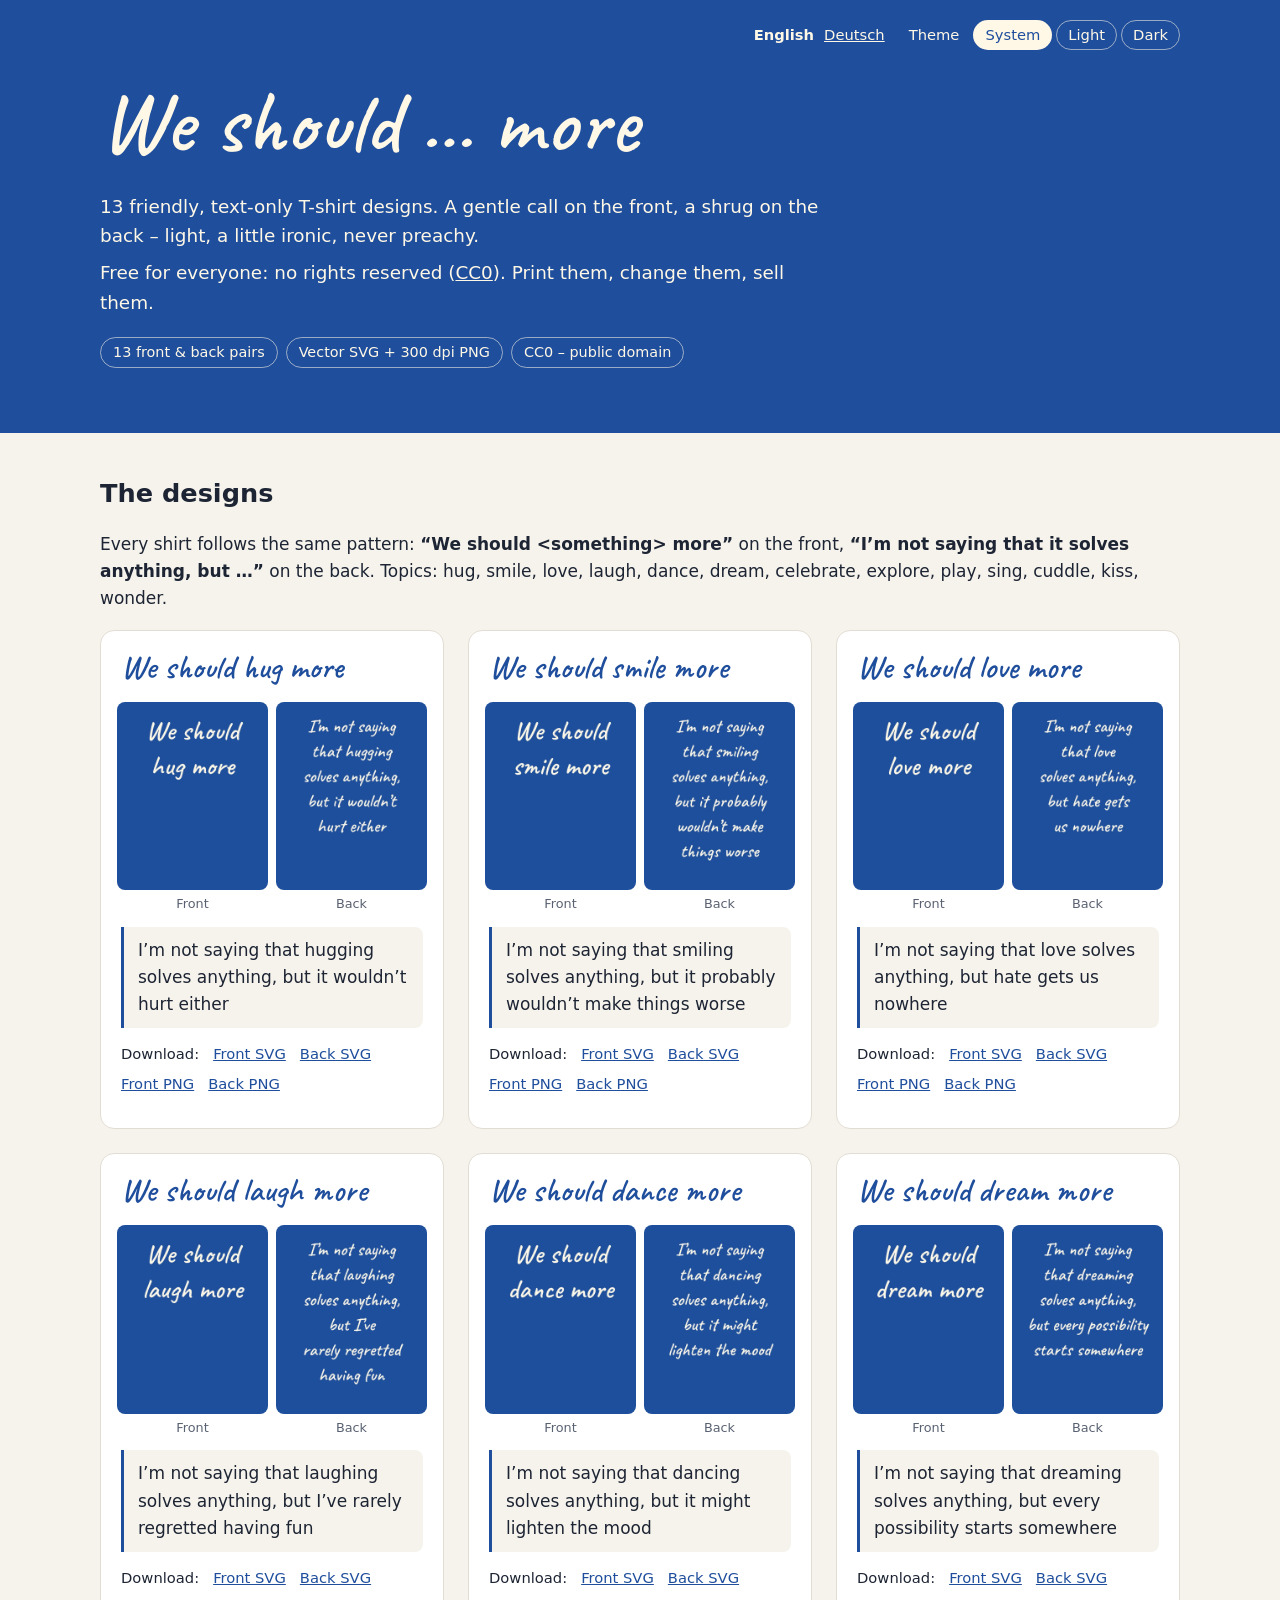
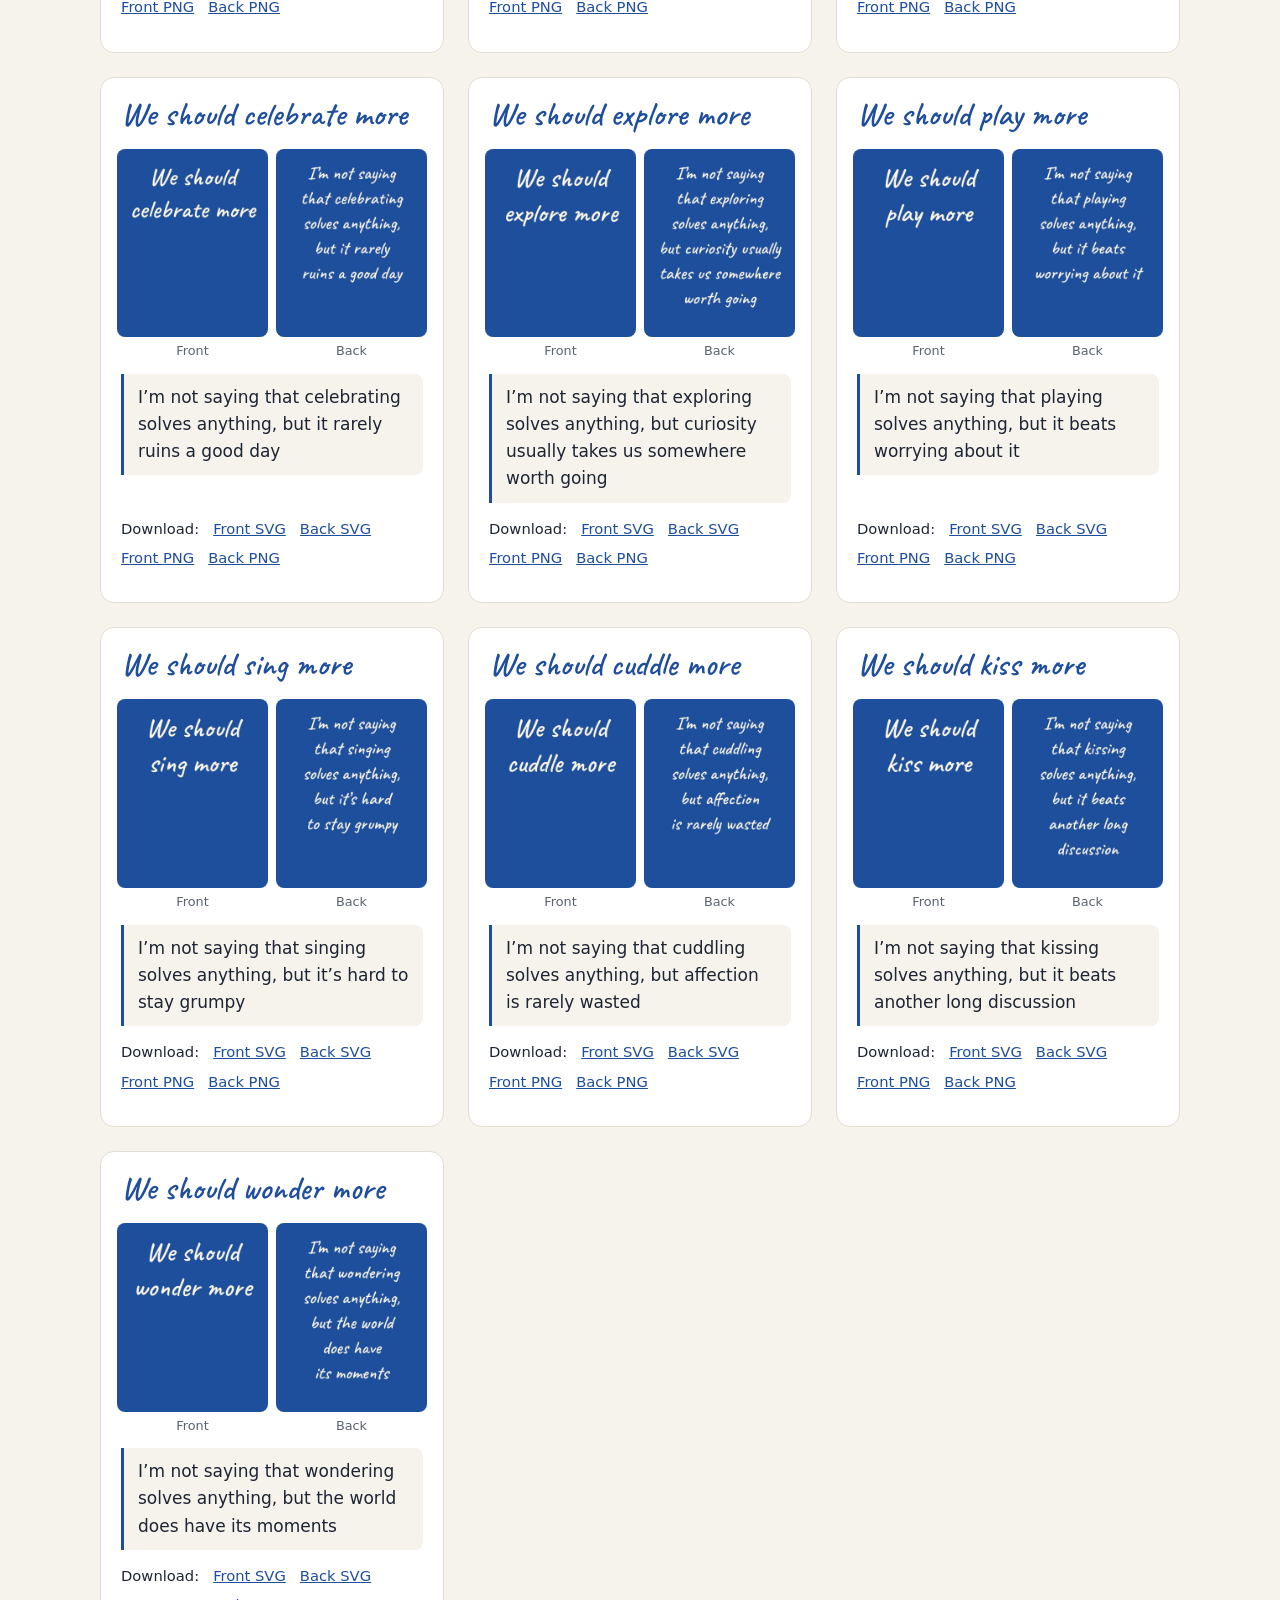
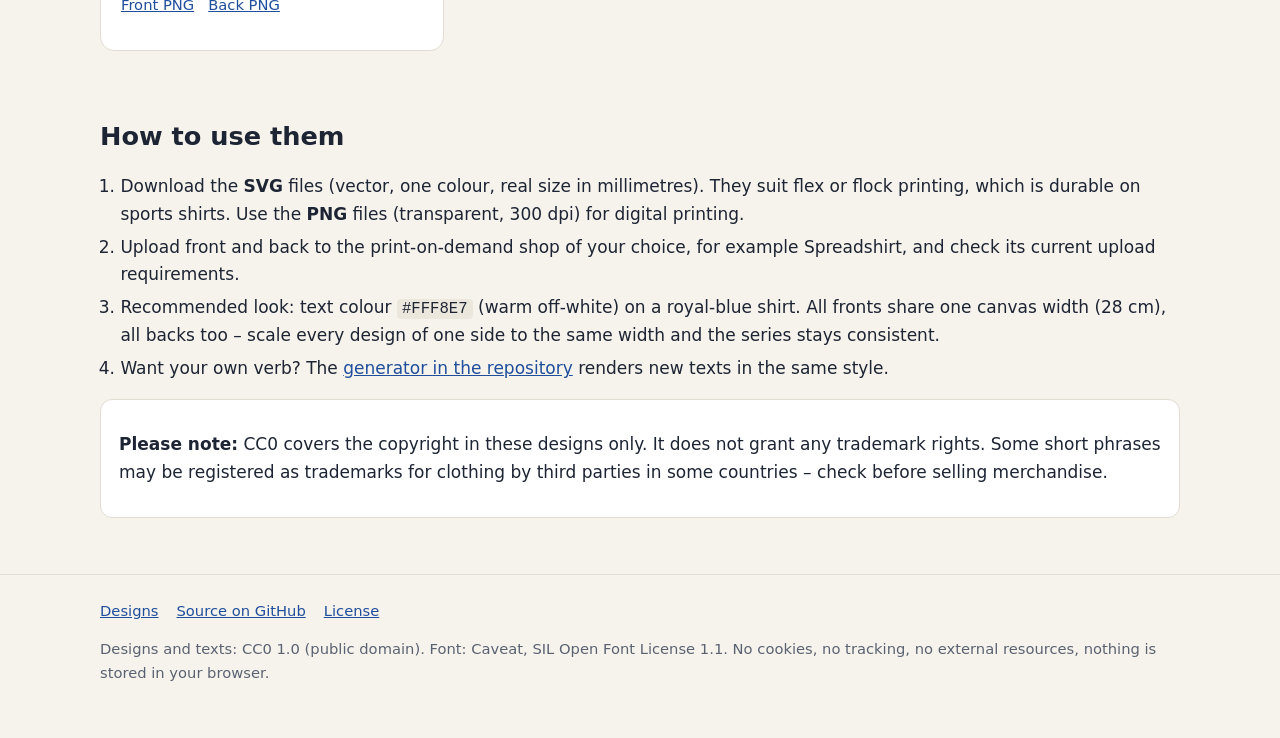
<file: docs/index.html>
<!doctype html>
<html lang="en">
<head>
<meta charset="utf-8">
<meta name="viewport" content="width=device-width, initial-scale=1">
<title>We should … more – free T-shirt designs (CC0)</title>
<meta name="description" content="13 friendly, text-only T-shirt designs: a gentle call on the front, a shrug on the back. Free SVG and PNG downloads, public domain (CC0).">
<link rel="canonical" href="https://frank-reichenbach.github.io/my-spreadshirt-designs/">
<link rel="alternate" hreflang="en" href="https://frank-reichenbach.github.io/my-spreadshirt-designs/">
<link rel="alternate" hreflang="de" href="https://frank-reichenbach.github.io/my-spreadshirt-designs/de/">
<link rel="alternate" hreflang="x-default" href="https://frank-reichenbach.github.io/my-spreadshirt-designs/">
<meta name="color-scheme" content="light dark">
<meta name="theme-color" content="#1F4E9C">
<link rel="icon" href="favicon.svg" type="image/svg+xml">
<link rel="preload" href="fonts/caveat-subset.woff2" as="font" type="font/woff2" crossorigin>
<link rel="stylesheet" href="style.css">
<meta property="og:type" content="website">
<meta property="og:title" content="We should … more – free T-shirt designs (CC0)">
<meta property="og:description" content="13 friendly, text-only T-shirt designs: a gentle call on the front, a shrug on the back. Free SVG and PNG downloads, public domain (CC0).">
<meta property="og:url" content="https://frank-reichenbach.github.io/my-spreadshirt-designs/">
<meta property="og:locale" content="en_US">
<meta property="og:locale:alternate" content="de_DE">
<meta property="og:image" content="https://frank-reichenbach.github.io/my-spreadshirt-designs/og-image.png">
<meta property="og:image:width" content="1200">
<meta property="og:image:height" content="630">
<meta property="og:image:alt" content="We should … more – 13 free T-shirt designs">
<meta name="twitter:card" content="summary_large_image">
<script type="application/ld+json">{"@context": "https://schema.org", "@type": "CollectionPage", "name": "We should … more – free T-shirt designs (CC0)", "description": "13 friendly, text-only T-shirt designs: a gentle call on the front, a shrug on the back. Free SVG and PNG downloads, public domain (CC0).", "url": "https://frank-reichenbach.github.io/my-spreadshirt-designs/", "inLanguage": "en", "dateModified": "2026-10-31", "author": {"@type": "Person", "name": "Frank Reichenbach"}, "license": "https://creativecommons.org/publicdomain/zero/1.0/", "hasPart": [{"@type": "ImageObject", "name": "We should hug more – front", "description": "We should hug more", "contentUrl": "https://frank-reichenbach.github.io/my-spreadshirt-designs/designs/hug/hug-front.png", "license": "https://creativecommons.org/publicdomain/zero/1.0/", "acquireLicensePage": "https://github.com/Frank-Reichenbach/my-spreadshirt-designs/blob/main/LICENSE.md", "creditText": "Frank Reichenbach", "creator": {"@type": "Person", "name": "Frank Reichenbach"}, "copyrightNotice": "CC0 1.0 – no rights reserved"}, {"@type": "ImageObject", "name": "We should hug more – back", "description": "I’m not saying that hugging solves anything, but it wouldn’t hurt either", "contentUrl": "https://frank-reichenbach.github.io/my-spreadshirt-designs/designs/hug/hug-back.png", "license": "https://creativecommons.org/publicdomain/zero/1.0/", "acquireLicensePage": "https://github.com/Frank-Reichenbach/my-spreadshirt-designs/blob/main/LICENSE.md", "creditText": "Frank Reichenbach", "creator": {"@type": "Person", "name": "Frank Reichenbach"}, "copyrightNotice": "CC0 1.0 – no rights reserved"}, {"@type": "ImageObject", "name": "We should smile more – front", "description": "We should smile more", "contentUrl": "https://frank-reichenbach.github.io/my-spreadshirt-designs/designs/smile/smile-front.png", "license": "https://creativecommons.org/publicdomain/zero/1.0/", "acquireLicensePage": "https://github.com/Frank-Reichenbach/my-spreadshirt-designs/blob/main/LICENSE.md", "creditText": "Frank Reichenbach", "creator": {"@type": "Person", "name": "Frank Reichenbach"}, "copyrightNotice": "CC0 1.0 – no rights reserved"}, {"@type": "ImageObject", "name": "We should smile more – back", "description": "I’m not saying that smiling solves anything, but it probably wouldn’t make things worse", "contentUrl": "https://frank-reichenbach.github.io/my-spreadshirt-designs/designs/smile/smile-back.png", "license": "https://creativecommons.org/publicdomain/zero/1.0/", "acquireLicensePage": "https://github.com/Frank-Reichenbach/my-spreadshirt-designs/blob/main/LICENSE.md", "creditText": "Frank Reichenbach", "creator": {"@type": "Person", "name": "Frank Reichenbach"}, "copyrightNotice": "CC0 1.0 – no rights reserved"}, {"@type": "ImageObject", "name": "We should love more – front", "description": "We should love more", "contentUrl": "https://frank-reichenbach.github.io/my-spreadshirt-designs/designs/love/love-front.png", "license": "https://creativecommons.org/publicdomain/zero/1.0/", "acquireLicensePage": "https://github.com/Frank-Reichenbach/my-spreadshirt-designs/blob/main/LICENSE.md", "creditText": "Frank Reichenbach", "creator": {"@type": "Person", "name": "Frank Reichenbach"}, "copyrightNotice": "CC0 1.0 – no rights reserved"}, {"@type": "ImageObject", "name": "We should love more – back", "description": "I’m not saying that love solves anything, but hate gets us nowhere", "contentUrl": "https://frank-reichenbach.github.io/my-spreadshirt-designs/designs/love/love-back.png", "license": "https://creativecommons.org/publicdomain/zero/1.0/", "acquireLicensePage": "https://github.com/Frank-Reichenbach/my-spreadshirt-designs/blob/main/LICENSE.md", "creditText": "Frank Reichenbach", "creator": {"@type": "Person", "name": "Frank Reichenbach"}, "copyrightNotice": "CC0 1.0 – no rights reserved"}, {"@type": "ImageObject", "name": "We should laugh more – front", "description": "We should laugh more", "contentUrl": "https://frank-reichenbach.github.io/my-spreadshirt-designs/designs/laugh/laugh-front.png", "license": "https://creativecommons.org/publicdomain/zero/1.0/", "acquireLicensePage": "https://github.com/Frank-Reichenbach/my-spreadshirt-designs/blob/main/LICENSE.md", "creditText": "Frank Reichenbach", "creator": {"@type": "Person", "name": "Frank Reichenbach"}, "copyrightNotice": "CC0 1.0 – no rights reserved"}, {"@type": "ImageObject", "name": "We should laugh more – back", "description": "I’m not saying that laughing solves anything, but I’ve rarely regretted having fun", "contentUrl": "https://frank-reichenbach.github.io/my-spreadshirt-designs/designs/laugh/laugh-back.png", "license": "https://creativecommons.org/publicdomain/zero/1.0/", "acquireLicensePage": "https://github.com/Frank-Reichenbach/my-spreadshirt-designs/blob/main/LICENSE.md", "creditText": "Frank Reichenbach", "creator": {"@type": "Person", "name": "Frank Reichenbach"}, "copyrightNotice": "CC0 1.0 – no rights reserved"}, {"@type": "ImageObject", "name": "We should dance more – front", "description": "We should dance more", "contentUrl": "https://frank-reichenbach.github.io/my-spreadshirt-designs/designs/dance/dance-front.png", "license": "https://creativecommons.org/publicdomain/zero/1.0/", "acquireLicensePage": "https://github.com/Frank-Reichenbach/my-spreadshirt-designs/blob/main/LICENSE.md", "creditText": "Frank Reichenbach", "creator": {"@type": "Person", "name": "Frank Reichenbach"}, "copyrightNotice": "CC0 1.0 – no rights reserved"}, {"@type": "ImageObject", "name": "We should dance more – back", "description": "I’m not saying that dancing solves anything, but it might lighten the mood", "contentUrl": "https://frank-reichenbach.github.io/my-spreadshirt-designs/designs/dance/dance-back.png", "license": "https://creativecommons.org/publicdomain/zero/1.0/", "acquireLicensePage": "https://github.com/Frank-Reichenbach/my-spreadshirt-designs/blob/main/LICENSE.md", "creditText": "Frank Reichenbach", "creator": {"@type": "Person", "name": "Frank Reichenbach"}, "copyrightNotice": "CC0 1.0 – no rights reserved"}, {"@type": "ImageObject", "name": "We should dream more – front", "description": "We should dream more", "contentUrl": "https://frank-reichenbach.github.io/my-spreadshirt-designs/designs/dream/dream-front.png", "license": "https://creativecommons.org/publicdomain/zero/1.0/", "acquireLicensePage": "https://github.com/Frank-Reichenbach/my-spreadshirt-designs/blob/main/LICENSE.md", "creditText": "Frank Reichenbach", "creator": {"@type": "Person", "name": "Frank Reichenbach"}, "copyrightNotice": "CC0 1.0 – no rights reserved"}, {"@type": "ImageObject", "name": "We should dream more – back", "description": "I’m not saying that dreaming solves anything, but every possibility starts somewhere", "contentUrl": "https://frank-reichenbach.github.io/my-spreadshirt-designs/designs/dream/dream-back.png", "license": "https://creativecommons.org/publicdomain/zero/1.0/", "acquireLicensePage": "https://github.com/Frank-Reichenbach/my-spreadshirt-designs/blob/main/LICENSE.md", "creditText": "Frank Reichenbach", "creator": {"@type": "Person", "name": "Frank Reichenbach"}, "copyrightNotice": "CC0 1.0 – no rights reserved"}, {"@type": "ImageObject", "name": "We should celebrate more – front", "description": "We should celebrate more", "contentUrl": "https://frank-reichenbach.github.io/my-spreadshirt-designs/designs/celebrate/celebrate-front.png", "license": "https://creativecommons.org/publicdomain/zero/1.0/", "acquireLicensePage": "https://github.com/Frank-Reichenbach/my-spreadshirt-designs/blob/main/LICENSE.md", "creditText": "Frank Reichenbach", "creator": {"@type": "Person", "name": "Frank Reichenbach"}, "copyrightNotice": "CC0 1.0 – no rights reserved"}, {"@type": "ImageObject", "name": "We should celebrate more – back", "description": "I’m not saying that celebrating solves anything, but it rarely ruins a good day", "contentUrl": "https://frank-reichenbach.github.io/my-spreadshirt-designs/designs/celebrate/celebrate-back.png", "license": "https://creativecommons.org/publicdomain/zero/1.0/", "acquireLicensePage": "https://github.com/Frank-Reichenbach/my-spreadshirt-designs/blob/main/LICENSE.md", "creditText": "Frank Reichenbach", "creator": {"@type": "Person", "name": "Frank Reichenbach"}, "copyrightNotice": "CC0 1.0 – no rights reserved"}, {"@type": "ImageObject", "name": "We should explore more – front", "description": "We should explore more", "contentUrl": "https://frank-reichenbach.github.io/my-spreadshirt-designs/designs/explore/explore-front.png", "license": "https://creativecommons.org/publicdomain/zero/1.0/", "acquireLicensePage": "https://github.com/Frank-Reichenbach/my-spreadshirt-designs/blob/main/LICENSE.md", "creditText": "Frank Reichenbach", "creator": {"@type": "Person", "name": "Frank Reichenbach"}, "copyrightNotice": "CC0 1.0 – no rights reserved"}, {"@type": "ImageObject", "name": "We should explore more – back", "description": "I’m not saying that exploring solves anything, but curiosity usually takes us somewhere worth going", "contentUrl": "https://frank-reichenbach.github.io/my-spreadshirt-designs/designs/explore/explore-back.png", "license": "https://creativecommons.org/publicdomain/zero/1.0/", "acquireLicensePage": "https://github.com/Frank-Reichenbach/my-spreadshirt-designs/blob/main/LICENSE.md", "creditText": "Frank Reichenbach", "creator": {"@type": "Person", "name": "Frank Reichenbach"}, "copyrightNotice": "CC0 1.0 – no rights reserved"}, {"@type": "ImageObject", "name": "We should play more – front", "description": "We should play more", "contentUrl": "https://frank-reichenbach.github.io/my-spreadshirt-designs/designs/play/play-front.png", "license": "https://creativecommons.org/publicdomain/zero/1.0/", "acquireLicensePage": "https://github.com/Frank-Reichenbach/my-spreadshirt-designs/blob/main/LICENSE.md", "creditText": "Frank Reichenbach", "creator": {"@type": "Person", "name": "Frank Reichenbach"}, "copyrightNotice": "CC0 1.0 – no rights reserved"}, {"@type": "ImageObject", "name": "We should play more – back", "description": "I’m not saying that playing solves anything, but it beats worrying about it", "contentUrl": "https://frank-reichenbach.github.io/my-spreadshirt-designs/designs/play/play-back.png", "license": "https://creativecommons.org/publicdomain/zero/1.0/", "acquireLicensePage": "https://github.com/Frank-Reichenbach/my-spreadshirt-designs/blob/main/LICENSE.md", "creditText": "Frank Reichenbach", "creator": {"@type": "Person", "name": "Frank Reichenbach"}, "copyrightNotice": "CC0 1.0 – no rights reserved"}, {"@type": "ImageObject", "name": "We should sing more – front", "description": "We should sing more", "contentUrl": "https://frank-reichenbach.github.io/my-spreadshirt-designs/designs/sing/sing-front.png", "license": "https://creativecommons.org/publicdomain/zero/1.0/", "acquireLicensePage": "https://github.com/Frank-Reichenbach/my-spreadshirt-designs/blob/main/LICENSE.md", "creditText": "Frank Reichenbach", "creator": {"@type": "Person", "name": "Frank Reichenbach"}, "copyrightNotice": "CC0 1.0 – no rights reserved"}, {"@type": "ImageObject", "name": "We should sing more – back", "description": "I’m not saying that singing solves anything, but it’s hard to stay grumpy", "contentUrl": "https://frank-reichenbach.github.io/my-spreadshirt-designs/designs/sing/sing-back.png", "license": "https://creativecommons.org/publicdomain/zero/1.0/", "acquireLicensePage": "https://github.com/Frank-Reichenbach/my-spreadshirt-designs/blob/main/LICENSE.md", "creditText": "Frank Reichenbach", "creator": {"@type": "Person", "name": "Frank Reichenbach"}, "copyrightNotice": "CC0 1.0 – no rights reserved"}, {"@type": "ImageObject", "name": "We should cuddle more – front", "description": "We should cuddle more", "contentUrl": "https://frank-reichenbach.github.io/my-spreadshirt-designs/designs/cuddle/cuddle-front.png", "license": "https://creativecommons.org/publicdomain/zero/1.0/", "acquireLicensePage": "https://github.com/Frank-Reichenbach/my-spreadshirt-designs/blob/main/LICENSE.md", "creditText": "Frank Reichenbach", "creator": {"@type": "Person", "name": "Frank Reichenbach"}, "copyrightNotice": "CC0 1.0 – no rights reserved"}, {"@type": "ImageObject", "name": "We should cuddle more – back", "description": "I’m not saying that cuddling solves anything, but affection is rarely wasted", "contentUrl": "https://frank-reichenbach.github.io/my-spreadshirt-designs/designs/cuddle/cuddle-back.png", "license": "https://creativecommons.org/publicdomain/zero/1.0/", "acquireLicensePage": "https://github.com/Frank-Reichenbach/my-spreadshirt-designs/blob/main/LICENSE.md", "creditText": "Frank Reichenbach", "creator": {"@type": "Person", "name": "Frank Reichenbach"}, "copyrightNotice": "CC0 1.0 – no rights reserved"}, {"@type": "ImageObject", "name": "We should kiss more – front", "description": "We should kiss more", "contentUrl": "https://frank-reichenbach.github.io/my-spreadshirt-designs/designs/kiss/kiss-front.png", "license": "https://creativecommons.org/publicdomain/zero/1.0/", "acquireLicensePage": "https://github.com/Frank-Reichenbach/my-spreadshirt-designs/blob/main/LICENSE.md", "creditText": "Frank Reichenbach", "creator": {"@type": "Person", "name": "Frank Reichenbach"}, "copyrightNotice": "CC0 1.0 – no rights reserved"}, {"@type": "ImageObject", "name": "We should kiss more – back", "description": "I’m not saying that kissing solves anything, but it beats another long discussion", "contentUrl": "https://frank-reichenbach.github.io/my-spreadshirt-designs/designs/kiss/kiss-back.png", "license": "https://creativecommons.org/publicdomain/zero/1.0/", "acquireLicensePage": "https://github.com/Frank-Reichenbach/my-spreadshirt-designs/blob/main/LICENSE.md", "creditText": "Frank Reichenbach", "creator": {"@type": "Person", "name": "Frank Reichenbach"}, "copyrightNotice": "CC0 1.0 – no rights reserved"}, {"@type": "ImageObject", "name": "We should wonder more – front", "description": "We should wonder more", "contentUrl": "https://frank-reichenbach.github.io/my-spreadshirt-designs/designs/wonder/wonder-front.png", "license": "https://creativecommons.org/publicdomain/zero/1.0/", "acquireLicensePage": "https://github.com/Frank-Reichenbach/my-spreadshirt-designs/blob/main/LICENSE.md", "creditText": "Frank Reichenbach", "creator": {"@type": "Person", "name": "Frank Reichenbach"}, "copyrightNotice": "CC0 1.0 – no rights reserved"}, {"@type": "ImageObject", "name": "We should wonder more – back", "description": "I’m not saying that wondering solves anything, but the world does have its moments", "contentUrl": "https://frank-reichenbach.github.io/my-spreadshirt-designs/designs/wonder/wonder-back.png", "license": "https://creativecommons.org/publicdomain/zero/1.0/", "acquireLicensePage": "https://github.com/Frank-Reichenbach/my-spreadshirt-designs/blob/main/LICENSE.md", "creditText": "Frank Reichenbach", "creator": {"@type": "Person", "name": "Frank Reichenbach"}, "copyrightNotice": "CC0 1.0 – no rights reserved"}]}</script>
</head>
<body>
<header class="hero"><div class="wrap">
<div class="topbar"><nav aria-label="Language"><ul class="langs"><li><a href="index.html" hreflang="en" lang="en" aria-current="page">English</a></li><li><a href="de/index.html" hreflang="de" lang="de">Deutsch</a></li></ul></nav><fieldset class="theme"><legend>Theme</legend><input type="radio" name="theme" id="theme-system" value="system" checked><label for="theme-system">System</label><input type="radio" name="theme" id="theme-light" value="light"><label for="theme-light">Light</label><input type="radio" name="theme" id="theme-dark" value="dark"><label for="theme-dark">Dark</label></fieldset></div>
<h1 class="hand" lang="en">We should … more</h1>
<p>13 friendly, text-only T-shirt designs. A gentle call on the front, a shrug on the back – light, a little ironic, never preachy.</p>
<p>Free for everyone: no rights reserved (<a href="https://github.com/Frank-Reichenbach/my-spreadshirt-designs/blob/main/LICENSE.md">CC0</a>). Print them, change them, sell them.</p>
<ul class="badges"><li>13 front &amp; back pairs</li><li>Vector SVG + 300 dpi PNG</li><li>CC0 – public domain</li></ul>
</div></header>
<main class="wrap">
<section id="designs" aria-labelledby="designs-h">
<h2 id="designs-h">The designs</h2>
<p>Every shirt follows the same pattern: <strong>“We should &lt;something&gt; more”</strong> on the front, <strong>“I’m not saying that it solves anything, but …”</strong> on the back. Topics: hug, smile, love, laugh, dance, dream, celebrate, explore, play, sing, cuddle, kiss, wonder.</p>
<ul class="grid">
<li class="card" id="hug">
<h3 class="hand" lang="en">We should hug more</h3>
<div class="sides">
<figure><picture><source srcset="designs/hug/hug-front.webp" type="image/webp"><img src="designs/hug/hug-front.jpg" width="720" height="900" fetchpriority="high" decoding="async" lang="en" alt="We should hug more"></picture><figcaption>Front</figcaption></figure>
<figure><picture><source srcset="designs/hug/hug-back.webp" type="image/webp"><img src="designs/hug/hug-back.jpg" width="720" height="900" fetchpriority="high" decoding="async" lang="en" alt="I’m not saying that hugging solves anything, but it wouldn’t hurt either"></picture><figcaption>Back</figcaption></figure>
</div>
<p class="back" lang="en">I’m not saying that hugging solves anything, but it wouldn’t hurt either</p>
<p class="dl">Download:
<a href="designs/hug/hug-front.svg" download>Front SVG<span class="vh"> – <span lang="en">We should hug more</span></span></a>
<a href="designs/hug/hug-back.svg" download>Back SVG<span class="vh"> – <span lang="en">We should hug more</span></span></a>
<a href="designs/hug/hug-front.png" download>Front PNG<span class="vh"> – <span lang="en">We should hug more</span></span></a>
<a href="designs/hug/hug-back.png" download>Back PNG<span class="vh"> – <span lang="en">We should hug more</span></span></a></p>
</li>
<li class="card" id="smile">
<h3 class="hand" lang="en">We should smile more</h3>
<div class="sides">
<figure><picture><source srcset="designs/smile/smile-front.webp" type="image/webp"><img src="designs/smile/smile-front.jpg" width="720" height="900" fetchpriority="high" decoding="async" lang="en" alt="We should smile more"></picture><figcaption>Front</figcaption></figure>
<figure><picture><source srcset="designs/smile/smile-back.webp" type="image/webp"><img src="designs/smile/smile-back.jpg" width="720" height="900" fetchpriority="high" decoding="async" lang="en" alt="I’m not saying that smiling solves anything, but it probably wouldn’t make things worse"></picture><figcaption>Back</figcaption></figure>
</div>
<p class="back" lang="en">I’m not saying that smiling solves anything, but it probably wouldn’t make things worse</p>
<p class="dl">Download:
<a href="designs/smile/smile-front.svg" download>Front SVG<span class="vh"> – <span lang="en">We should smile more</span></span></a>
<a href="designs/smile/smile-back.svg" download>Back SVG<span class="vh"> – <span lang="en">We should smile more</span></span></a>
<a href="designs/smile/smile-front.png" download>Front PNG<span class="vh"> – <span lang="en">We should smile more</span></span></a>
<a href="designs/smile/smile-back.png" download>Back PNG<span class="vh"> – <span lang="en">We should smile more</span></span></a></p>
</li>
<li class="card" id="love">
<h3 class="hand" lang="en">We should love more</h3>
<div class="sides">
<figure><picture><source srcset="designs/love/love-front.webp" type="image/webp"><img src="designs/love/love-front.jpg" width="720" height="900" loading="lazy" decoding="async" lang="en" alt="We should love more"></picture><figcaption>Front</figcaption></figure>
<figure><picture><source srcset="designs/love/love-back.webp" type="image/webp"><img src="designs/love/love-back.jpg" width="720" height="900" loading="lazy" decoding="async" lang="en" alt="I’m not saying that love solves anything, but hate gets us nowhere"></picture><figcaption>Back</figcaption></figure>
</div>
<p class="back" lang="en">I’m not saying that love solves anything, but hate gets us nowhere</p>
<p class="dl">Download:
<a href="designs/love/love-front.svg" download>Front SVG<span class="vh"> – <span lang="en">We should love more</span></span></a>
<a href="designs/love/love-back.svg" download>Back SVG<span class="vh"> – <span lang="en">We should love more</span></span></a>
<a href="designs/love/love-front.png" download>Front PNG<span class="vh"> – <span lang="en">We should love more</span></span></a>
<a href="designs/love/love-back.png" download>Back PNG<span class="vh"> – <span lang="en">We should love more</span></span></a></p>
</li>
<li class="card" id="laugh">
<h3 class="hand" lang="en">We should laugh more</h3>
<div class="sides">
<figure><picture><source srcset="designs/laugh/laugh-front.webp" type="image/webp"><img src="designs/laugh/laugh-front.jpg" width="720" height="900" loading="lazy" decoding="async" lang="en" alt="We should laugh more"></picture><figcaption>Front</figcaption></figure>
<figure><picture><source srcset="designs/laugh/laugh-back.webp" type="image/webp"><img src="designs/laugh/laugh-back.jpg" width="720" height="900" loading="lazy" decoding="async" lang="en" alt="I’m not saying that laughing solves anything, but I’ve rarely regretted having fun"></picture><figcaption>Back</figcaption></figure>
</div>
<p class="back" lang="en">I’m not saying that laughing solves anything, but I’ve rarely regretted having fun</p>
<p class="dl">Download:
<a href="designs/laugh/laugh-front.svg" download>Front SVG<span class="vh"> – <span lang="en">We should laugh more</span></span></a>
<a href="designs/laugh/laugh-back.svg" download>Back SVG<span class="vh"> – <span lang="en">We should laugh more</span></span></a>
<a href="designs/laugh/laugh-front.png" download>Front PNG<span class="vh"> – <span lang="en">We should laugh more</span></span></a>
<a href="designs/laugh/laugh-back.png" download>Back PNG<span class="vh"> – <span lang="en">We should laugh more</span></span></a></p>
</li>
<li class="card" id="dance">
<h3 class="hand" lang="en">We should dance more</h3>
<div class="sides">
<figure><picture><source srcset="designs/dance/dance-front.webp" type="image/webp"><img src="designs/dance/dance-front.jpg" width="720" height="900" loading="lazy" decoding="async" lang="en" alt="We should dance more"></picture><figcaption>Front</figcaption></figure>
<figure><picture><source srcset="designs/dance/dance-back.webp" type="image/webp"><img src="designs/dance/dance-back.jpg" width="720" height="900" loading="lazy" decoding="async" lang="en" alt="I’m not saying that dancing solves anything, but it might lighten the mood"></picture><figcaption>Back</figcaption></figure>
</div>
<p class="back" lang="en">I’m not saying that dancing solves anything, but it might lighten the mood</p>
<p class="dl">Download:
<a href="designs/dance/dance-front.svg" download>Front SVG<span class="vh"> – <span lang="en">We should dance more</span></span></a>
<a href="designs/dance/dance-back.svg" download>Back SVG<span class="vh"> – <span lang="en">We should dance more</span></span></a>
<a href="designs/dance/dance-front.png" download>Front PNG<span class="vh"> – <span lang="en">We should dance more</span></span></a>
<a href="designs/dance/dance-back.png" download>Back PNG<span class="vh"> – <span lang="en">We should dance more</span></span></a></p>
</li>
<li class="card" id="dream">
<h3 class="hand" lang="en">We should dream more</h3>
<div class="sides">
<figure><picture><source srcset="designs/dream/dream-front.webp" type="image/webp"><img src="designs/dream/dream-front.jpg" width="720" height="900" loading="lazy" decoding="async" lang="en" alt="We should dream more"></picture><figcaption>Front</figcaption></figure>
<figure><picture><source srcset="designs/dream/dream-back.webp" type="image/webp"><img src="designs/dream/dream-back.jpg" width="720" height="900" loading="lazy" decoding="async" lang="en" alt="I’m not saying that dreaming solves anything, but every possibility starts somewhere"></picture><figcaption>Back</figcaption></figure>
</div>
<p class="back" lang="en">I’m not saying that dreaming solves anything, but every possibility starts somewhere</p>
<p class="dl">Download:
<a href="designs/dream/dream-front.svg" download>Front SVG<span class="vh"> – <span lang="en">We should dream more</span></span></a>
<a href="designs/dream/dream-back.svg" download>Back SVG<span class="vh"> – <span lang="en">We should dream more</span></span></a>
<a href="designs/dream/dream-front.png" download>Front PNG<span class="vh"> – <span lang="en">We should dream more</span></span></a>
<a href="designs/dream/dream-back.png" download>Back PNG<span class="vh"> – <span lang="en">We should dream more</span></span></a></p>
</li>
<li class="card" id="celebrate">
<h3 class="hand" lang="en">We should celebrate more</h3>
<div class="sides">
<figure><picture><source srcset="designs/celebrate/celebrate-front.webp" type="image/webp"><img src="designs/celebrate/celebrate-front.jpg" width="720" height="900" loading="lazy" decoding="async" lang="en" alt="We should celebrate more"></picture><figcaption>Front</figcaption></figure>
<figure><picture><source srcset="designs/celebrate/celebrate-back.webp" type="image/webp"><img src="designs/celebrate/celebrate-back.jpg" width="720" height="900" loading="lazy" decoding="async" lang="en" alt="I’m not saying that celebrating solves anything, but it rarely ruins a good day"></picture><figcaption>Back</figcaption></figure>
</div>
<p class="back" lang="en">I’m not saying that celebrating solves anything, but it rarely ruins a good day</p>
<p class="dl">Download:
<a href="designs/celebrate/celebrate-front.svg" download>Front SVG<span class="vh"> – <span lang="en">We should celebrate more</span></span></a>
<a href="designs/celebrate/celebrate-back.svg" download>Back SVG<span class="vh"> – <span lang="en">We should celebrate more</span></span></a>
<a href="designs/celebrate/celebrate-front.png" download>Front PNG<span class="vh"> – <span lang="en">We should celebrate more</span></span></a>
<a href="designs/celebrate/celebrate-back.png" download>Back PNG<span class="vh"> – <span lang="en">We should celebrate more</span></span></a></p>
</li>
<li class="card" id="explore">
<h3 class="hand" lang="en">We should explore more</h3>
<div class="sides">
<figure><picture><source srcset="designs/explore/explore-front.webp" type="image/webp"><img src="designs/explore/explore-front.jpg" width="720" height="900" loading="lazy" decoding="async" lang="en" alt="We should explore more"></picture><figcaption>Front</figcaption></figure>
<figure><picture><source srcset="designs/explore/explore-back.webp" type="image/webp"><img src="designs/explore/explore-back.jpg" width="720" height="900" loading="lazy" decoding="async" lang="en" alt="I’m not saying that exploring solves anything, but curiosity usually takes us somewhere worth going"></picture><figcaption>Back</figcaption></figure>
</div>
<p class="back" lang="en">I’m not saying that exploring solves anything, but curiosity usually takes us somewhere worth going</p>
<p class="dl">Download:
<a href="designs/explore/explore-front.svg" download>Front SVG<span class="vh"> – <span lang="en">We should explore more</span></span></a>
<a href="designs/explore/explore-back.svg" download>Back SVG<span class="vh"> – <span lang="en">We should explore more</span></span></a>
<a href="designs/explore/explore-front.png" download>Front PNG<span class="vh"> – <span lang="en">We should explore more</span></span></a>
<a href="designs/explore/explore-back.png" download>Back PNG<span class="vh"> – <span lang="en">We should explore more</span></span></a></p>
</li>
<li class="card" id="play">
<h3 class="hand" lang="en">We should play more</h3>
<div class="sides">
<figure><picture><source srcset="designs/play/play-front.webp" type="image/webp"><img src="designs/play/play-front.jpg" width="720" height="900" loading="lazy" decoding="async" lang="en" alt="We should play more"></picture><figcaption>Front</figcaption></figure>
<figure><picture><source srcset="designs/play/play-back.webp" type="image/webp"><img src="designs/play/play-back.jpg" width="720" height="900" loading="lazy" decoding="async" lang="en" alt="I’m not saying that playing solves anything, but it beats worrying about it"></picture><figcaption>Back</figcaption></figure>
</div>
<p class="back" lang="en">I’m not saying that playing solves anything, but it beats worrying about it</p>
<p class="dl">Download:
<a href="designs/play/play-front.svg" download>Front SVG<span class="vh"> – <span lang="en">We should play more</span></span></a>
<a href="designs/play/play-back.svg" download>Back SVG<span class="vh"> – <span lang="en">We should play more</span></span></a>
<a href="designs/play/play-front.png" download>Front PNG<span class="vh"> – <span lang="en">We should play more</span></span></a>
<a href="designs/play/play-back.png" download>Back PNG<span class="vh"> – <span lang="en">We should play more</span></span></a></p>
</li>
<li class="card" id="sing">
<h3 class="hand" lang="en">We should sing more</h3>
<div class="sides">
<figure><picture><source srcset="designs/sing/sing-front.webp" type="image/webp"><img src="designs/sing/sing-front.jpg" width="720" height="900" loading="lazy" decoding="async" lang="en" alt="We should sing more"></picture><figcaption>Front</figcaption></figure>
<figure><picture><source srcset="designs/sing/sing-back.webp" type="image/webp"><img src="designs/sing/sing-back.jpg" width="720" height="900" loading="lazy" decoding="async" lang="en" alt="I’m not saying that singing solves anything, but it’s hard to stay grumpy"></picture><figcaption>Back</figcaption></figure>
</div>
<p class="back" lang="en">I’m not saying that singing solves anything, but it’s hard to stay grumpy</p>
<p class="dl">Download:
<a href="designs/sing/sing-front.svg" download>Front SVG<span class="vh"> – <span lang="en">We should sing more</span></span></a>
<a href="designs/sing/sing-back.svg" download>Back SVG<span class="vh"> – <span lang="en">We should sing more</span></span></a>
<a href="designs/sing/sing-front.png" download>Front PNG<span class="vh"> – <span lang="en">We should sing more</span></span></a>
<a href="designs/sing/sing-back.png" download>Back PNG<span class="vh"> – <span lang="en">We should sing more</span></span></a></p>
</li>
<li class="card" id="cuddle">
<h3 class="hand" lang="en">We should cuddle more</h3>
<div class="sides">
<figure><picture><source srcset="designs/cuddle/cuddle-front.webp" type="image/webp"><img src="designs/cuddle/cuddle-front.jpg" width="720" height="900" loading="lazy" decoding="async" lang="en" alt="We should cuddle more"></picture><figcaption>Front</figcaption></figure>
<figure><picture><source srcset="designs/cuddle/cuddle-back.webp" type="image/webp"><img src="designs/cuddle/cuddle-back.jpg" width="720" height="900" loading="lazy" decoding="async" lang="en" alt="I’m not saying that cuddling solves anything, but affection is rarely wasted"></picture><figcaption>Back</figcaption></figure>
</div>
<p class="back" lang="en">I’m not saying that cuddling solves anything, but affection is rarely wasted</p>
<p class="dl">Download:
<a href="designs/cuddle/cuddle-front.svg" download>Front SVG<span class="vh"> – <span lang="en">We should cuddle more</span></span></a>
<a href="designs/cuddle/cuddle-back.svg" download>Back SVG<span class="vh"> – <span lang="en">We should cuddle more</span></span></a>
<a href="designs/cuddle/cuddle-front.png" download>Front PNG<span class="vh"> – <span lang="en">We should cuddle more</span></span></a>
<a href="designs/cuddle/cuddle-back.png" download>Back PNG<span class="vh"> – <span lang="en">We should cuddle more</span></span></a></p>
</li>
<li class="card" id="kiss">
<h3 class="hand" lang="en">We should kiss more</h3>
<div class="sides">
<figure><picture><source srcset="designs/kiss/kiss-front.webp" type="image/webp"><img src="designs/kiss/kiss-front.jpg" width="720" height="900" loading="lazy" decoding="async" lang="en" alt="We should kiss more"></picture><figcaption>Front</figcaption></figure>
<figure><picture><source srcset="designs/kiss/kiss-back.webp" type="image/webp"><img src="designs/kiss/kiss-back.jpg" width="720" height="900" loading="lazy" decoding="async" lang="en" alt="I’m not saying that kissing solves anything, but it beats another long discussion"></picture><figcaption>Back</figcaption></figure>
</div>
<p class="back" lang="en">I’m not saying that kissing solves anything, but it beats another long discussion</p>
<p class="dl">Download:
<a href="designs/kiss/kiss-front.svg" download>Front SVG<span class="vh"> – <span lang="en">We should kiss more</span></span></a>
<a href="designs/kiss/kiss-back.svg" download>Back SVG<span class="vh"> – <span lang="en">We should kiss more</span></span></a>
<a href="designs/kiss/kiss-front.png" download>Front PNG<span class="vh"> – <span lang="en">We should kiss more</span></span></a>
<a href="designs/kiss/kiss-back.png" download>Back PNG<span class="vh"> – <span lang="en">We should kiss more</span></span></a></p>
</li>
<li class="card" id="wonder">
<h3 class="hand" lang="en">We should wonder more</h3>
<div class="sides">
<figure><picture><source srcset="designs/wonder/wonder-front.webp" type="image/webp"><img src="designs/wonder/wonder-front.jpg" width="720" height="900" loading="lazy" decoding="async" lang="en" alt="We should wonder more"></picture><figcaption>Front</figcaption></figure>
<figure><picture><source srcset="designs/wonder/wonder-back.webp" type="image/webp"><img src="designs/wonder/wonder-back.jpg" width="720" height="900" loading="lazy" decoding="async" lang="en" alt="I’m not saying that wondering solves anything, but the world does have its moments"></picture><figcaption>Back</figcaption></figure>
</div>
<p class="back" lang="en">I’m not saying that wondering solves anything, but the world does have its moments</p>
<p class="dl">Download:
<a href="designs/wonder/wonder-front.svg" download>Front SVG<span class="vh"> – <span lang="en">We should wonder more</span></span></a>
<a href="designs/wonder/wonder-back.svg" download>Back SVG<span class="vh"> – <span lang="en">We should wonder more</span></span></a>
<a href="designs/wonder/wonder-front.png" download>Front PNG<span class="vh"> – <span lang="en">We should wonder more</span></span></a>
<a href="designs/wonder/wonder-back.png" download>Back PNG<span class="vh"> – <span lang="en">We should wonder more</span></span></a></p>
</li>
</ul>
</section>
<section aria-labelledby="use-h">
<h2 id="use-h">How to use them</h2>
<ol class="steps"><li>Download the <strong>SVG</strong> files (vector, one colour, real size in millimetres). They suit flex or flock printing, which is durable on sports shirts. Use the <strong>PNG</strong> files (transparent, 300 dpi) for digital printing.</li><li>Upload front and back to the print-on-demand shop of your choice, for example Spreadshirt, and check its current upload requirements.</li><li>Recommended look: text colour <code>#FFF8E7</code> (warm off-white) on a royal-blue shirt. All fronts share one canvas width (28 cm), all backs too – scale every design of one side to the same width and the series stays consistent.</li><li>Want your own verb? The <a href="https://github.com/Frank-Reichenbach/my-spreadshirt-designs">generator in the repository</a> renders new texts in the same style.</li></ol>
<div class="note"><p><strong>Please note:</strong> CC0 covers the copyright in these designs only. It does not grant any trademark rights. Some short phrases may be registered as trademarks for clothing by third parties in some countries – check before selling merchandise.</p></div>
</section>
</main>
<footer><div class="wrap">
<nav aria-label="Footer">
<a href="#designs">Designs</a>
<a href="https://github.com/Frank-Reichenbach/my-spreadshirt-designs">Source on GitHub</a>
<a href="https://github.com/Frank-Reichenbach/my-spreadshirt-designs/blob/main/LICENSE.md">License</a>
</nav>
<p>Designs and texts: CC0 1.0 (public domain). Font: Caveat, SIL Open Font License 1.1. No cookies, no tracking, no external resources, nothing is stored in your browser.</p>
</div></footer>
</body>
</html>
</file>
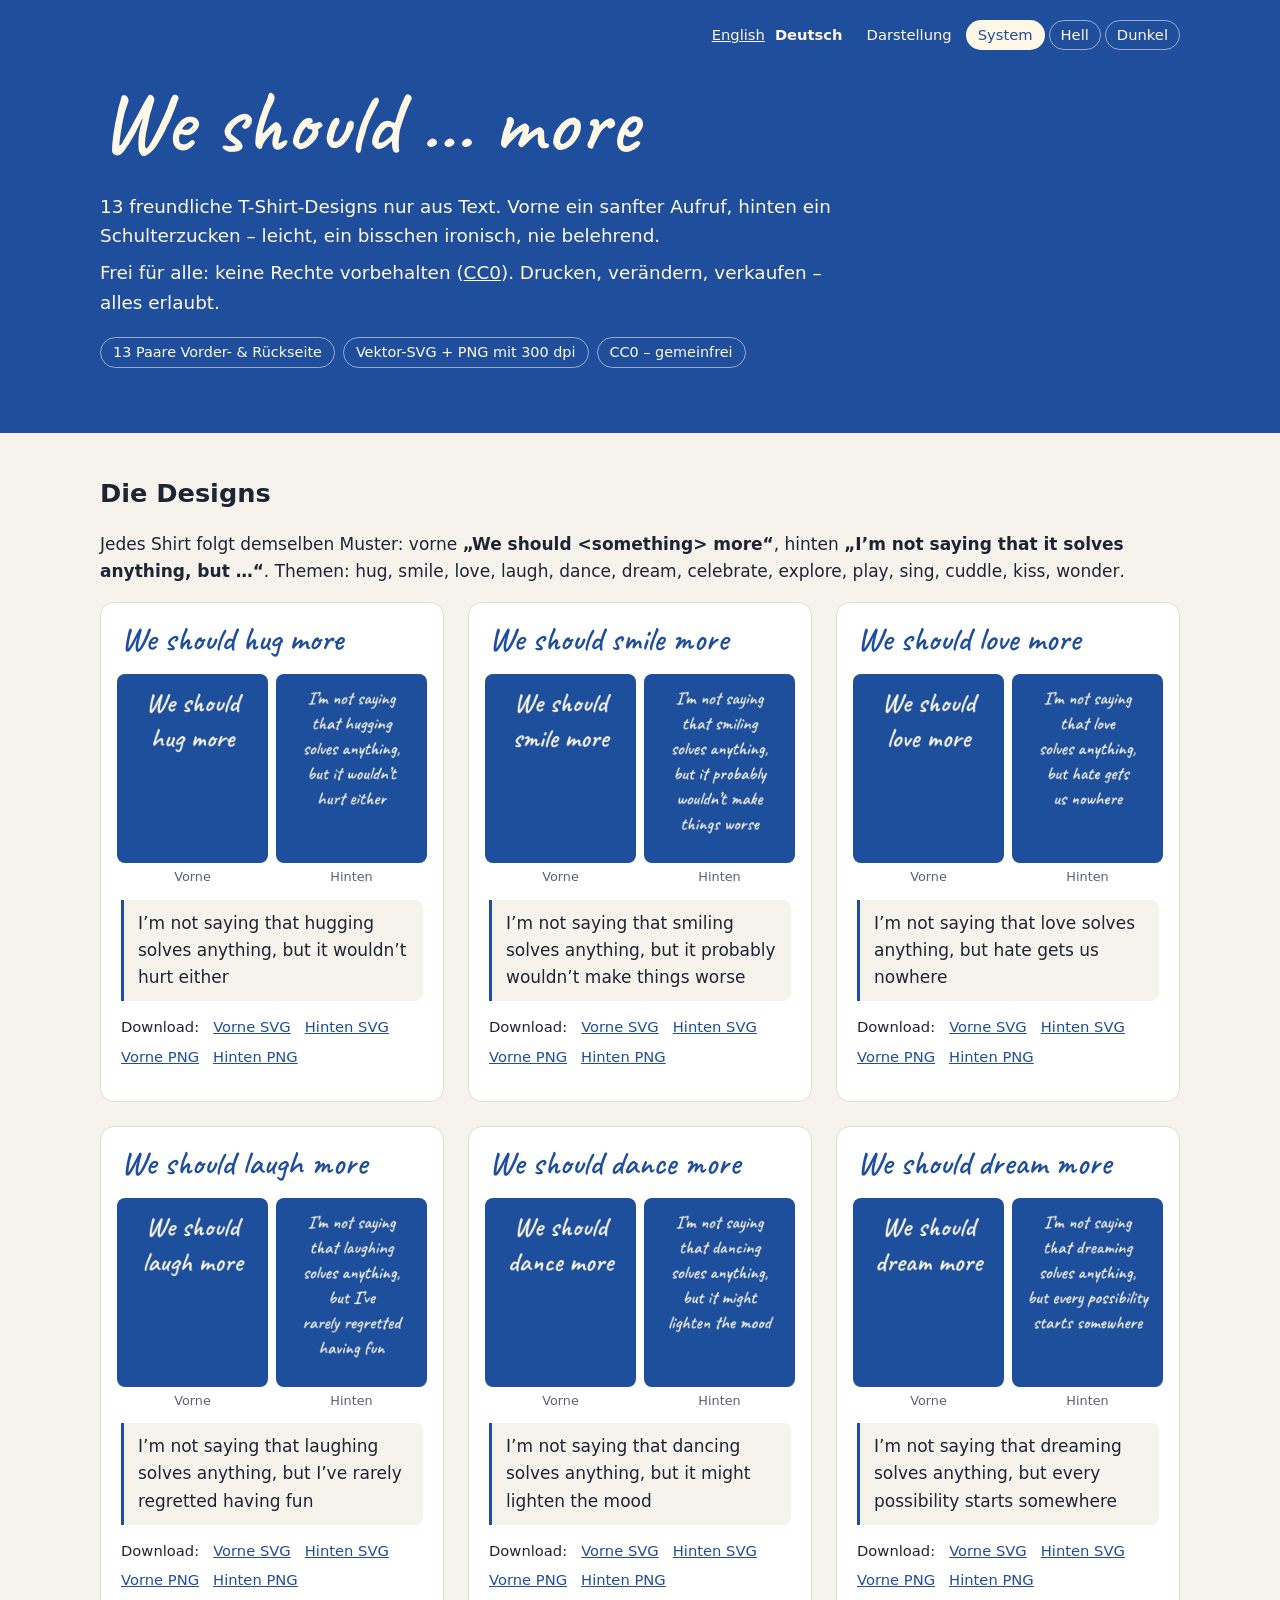
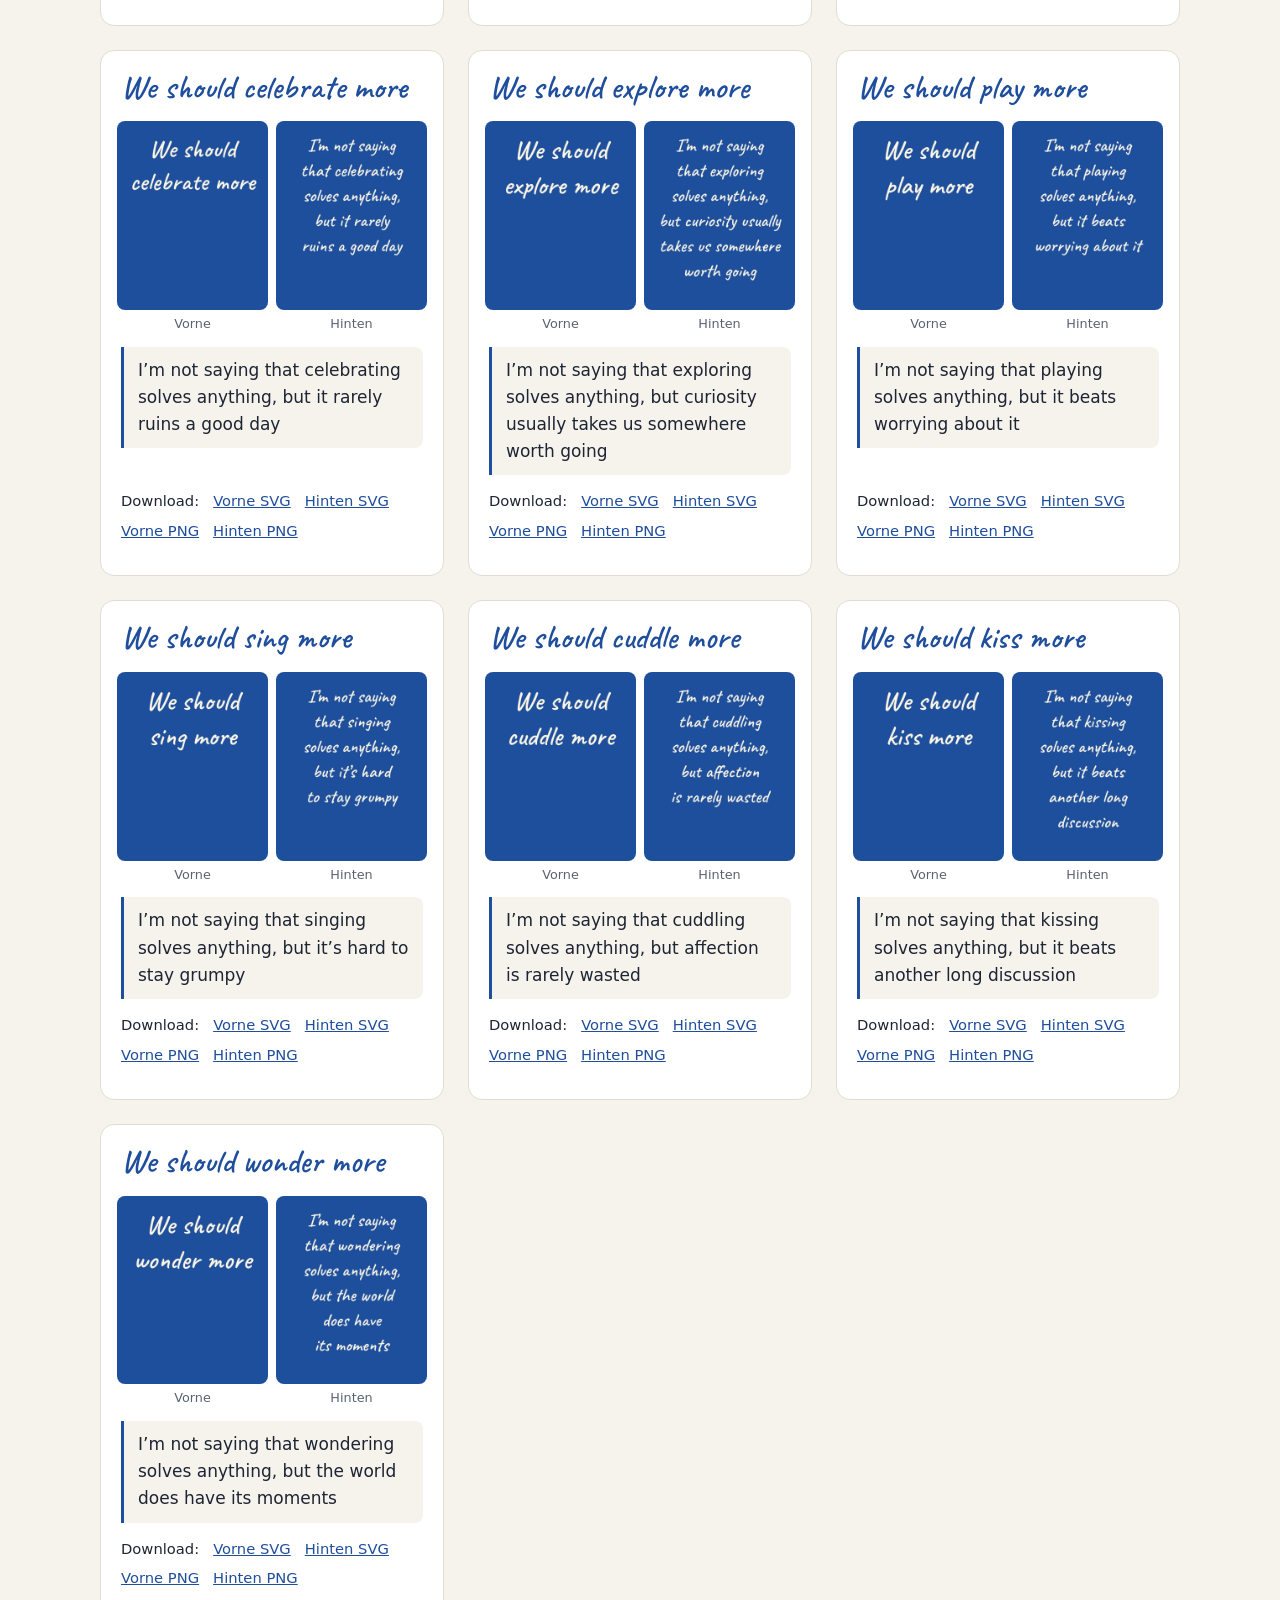
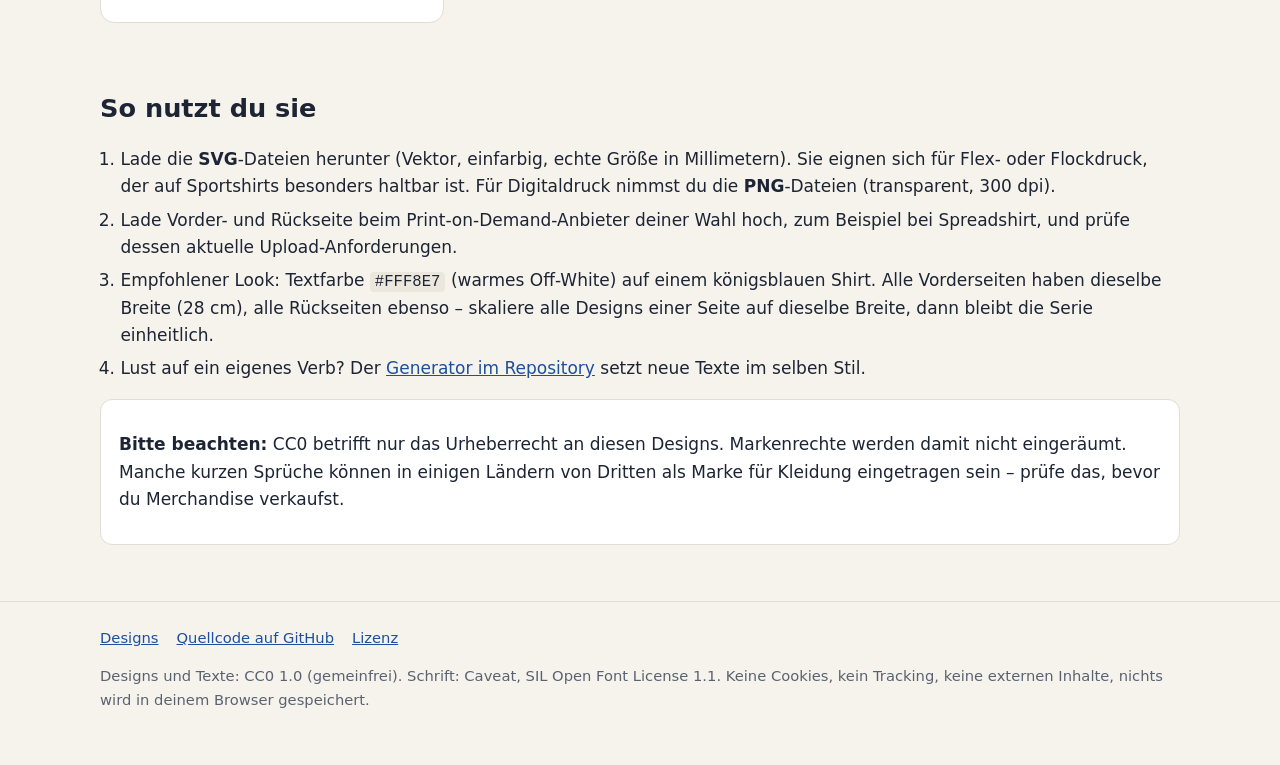
<file: docs/de/index.html>
<!doctype html>
<html lang="de">
<head>
<meta charset="utf-8">
<meta name="viewport" content="width=device-width, initial-scale=1">
<title>We should … more – kostenlose T-Shirt-Designs (CC0)</title>
<meta name="description" content="13 freundliche T-Shirt-Designs nur aus Text: vorne ein sanfter Aufruf, hinten ein Schulterzucken. Kostenlose SVG- und PNG-Downloads, gemeinfrei (CC0).">
<link rel="canonical" href="https://frank-reichenbach.github.io/my-spreadshirt-designs/de/">
<link rel="alternate" hreflang="en" href="https://frank-reichenbach.github.io/my-spreadshirt-designs/">
<link rel="alternate" hreflang="de" href="https://frank-reichenbach.github.io/my-spreadshirt-designs/de/">
<link rel="alternate" hreflang="x-default" href="https://frank-reichenbach.github.io/my-spreadshirt-designs/">
<meta name="color-scheme" content="light dark">
<meta name="theme-color" content="#1F4E9C">
<link rel="icon" href="../favicon.svg" type="image/svg+xml">
<link rel="preload" href="../fonts/caveat-subset.woff2" as="font" type="font/woff2" crossorigin>
<link rel="stylesheet" href="../style.css">
<meta property="og:type" content="website">
<meta property="og:title" content="We should … more – kostenlose T-Shirt-Designs (CC0)">
<meta property="og:description" content="13 freundliche T-Shirt-Designs nur aus Text: vorne ein sanfter Aufruf, hinten ein Schulterzucken. Kostenlose SVG- und PNG-Downloads, gemeinfrei (CC0).">
<meta property="og:url" content="https://frank-reichenbach.github.io/my-spreadshirt-designs/de/">
<meta property="og:locale" content="de_DE">
<meta property="og:locale:alternate" content="en_US">
<meta property="og:image" content="https://frank-reichenbach.github.io/my-spreadshirt-designs/og-image.png">
<meta property="og:image:width" content="1200">
<meta property="og:image:height" content="630">
<meta property="og:image:alt" content="We should … more – 13 kostenlose T-Shirt-Designs">
<meta name="twitter:card" content="summary_large_image">
<script type="application/ld+json">{"@context": "https://schema.org", "@type": "CollectionPage", "name": "We should … more – kostenlose T-Shirt-Designs (CC0)", "description": "13 freundliche T-Shirt-Designs nur aus Text: vorne ein sanfter Aufruf, hinten ein Schulterzucken. Kostenlose SVG- und PNG-Downloads, gemeinfrei (CC0).", "url": "https://frank-reichenbach.github.io/my-spreadshirt-designs/de/", "inLanguage": "de", "dateModified": "2026-10-31", "author": {"@type": "Person", "name": "Frank Reichenbach"}, "license": "https://creativecommons.org/publicdomain/zero/1.0/", "hasPart": [{"@type": "ImageObject", "name": "We should hug more – front", "description": "We should hug more", "contentUrl": "https://frank-reichenbach.github.io/my-spreadshirt-designs/designs/hug/hug-front.png", "license": "https://creativecommons.org/publicdomain/zero/1.0/", "acquireLicensePage": "https://github.com/Frank-Reichenbach/my-spreadshirt-designs/blob/main/LICENSE.md", "creditText": "Frank Reichenbach", "creator": {"@type": "Person", "name": "Frank Reichenbach"}, "copyrightNotice": "CC0 1.0 – no rights reserved"}, {"@type": "ImageObject", "name": "We should hug more – back", "description": "I’m not saying that hugging solves anything, but it wouldn’t hurt either", "contentUrl": "https://frank-reichenbach.github.io/my-spreadshirt-designs/designs/hug/hug-back.png", "license": "https://creativecommons.org/publicdomain/zero/1.0/", "acquireLicensePage": "https://github.com/Frank-Reichenbach/my-spreadshirt-designs/blob/main/LICENSE.md", "creditText": "Frank Reichenbach", "creator": {"@type": "Person", "name": "Frank Reichenbach"}, "copyrightNotice": "CC0 1.0 – no rights reserved"}, {"@type": "ImageObject", "name": "We should smile more – front", "description": "We should smile more", "contentUrl": "https://frank-reichenbach.github.io/my-spreadshirt-designs/designs/smile/smile-front.png", "license": "https://creativecommons.org/publicdomain/zero/1.0/", "acquireLicensePage": "https://github.com/Frank-Reichenbach/my-spreadshirt-designs/blob/main/LICENSE.md", "creditText": "Frank Reichenbach", "creator": {"@type": "Person", "name": "Frank Reichenbach"}, "copyrightNotice": "CC0 1.0 – no rights reserved"}, {"@type": "ImageObject", "name": "We should smile more – back", "description": "I’m not saying that smiling solves anything, but it probably wouldn’t make things worse", "contentUrl": "https://frank-reichenbach.github.io/my-spreadshirt-designs/designs/smile/smile-back.png", "license": "https://creativecommons.org/publicdomain/zero/1.0/", "acquireLicensePage": "https://github.com/Frank-Reichenbach/my-spreadshirt-designs/blob/main/LICENSE.md", "creditText": "Frank Reichenbach", "creator": {"@type": "Person", "name": "Frank Reichenbach"}, "copyrightNotice": "CC0 1.0 – no rights reserved"}, {"@type": "ImageObject", "name": "We should love more – front", "description": "We should love more", "contentUrl": "https://frank-reichenbach.github.io/my-spreadshirt-designs/designs/love/love-front.png", "license": "https://creativecommons.org/publicdomain/zero/1.0/", "acquireLicensePage": "https://github.com/Frank-Reichenbach/my-spreadshirt-designs/blob/main/LICENSE.md", "creditText": "Frank Reichenbach", "creator": {"@type": "Person", "name": "Frank Reichenbach"}, "copyrightNotice": "CC0 1.0 – no rights reserved"}, {"@type": "ImageObject", "name": "We should love more – back", "description": "I’m not saying that love solves anything, but hate gets us nowhere", "contentUrl": "https://frank-reichenbach.github.io/my-spreadshirt-designs/designs/love/love-back.png", "license": "https://creativecommons.org/publicdomain/zero/1.0/", "acquireLicensePage": "https://github.com/Frank-Reichenbach/my-spreadshirt-designs/blob/main/LICENSE.md", "creditText": "Frank Reichenbach", "creator": {"@type": "Person", "name": "Frank Reichenbach"}, "copyrightNotice": "CC0 1.0 – no rights reserved"}, {"@type": "ImageObject", "name": "We should laugh more – front", "description": "We should laugh more", "contentUrl": "https://frank-reichenbach.github.io/my-spreadshirt-designs/designs/laugh/laugh-front.png", "license": "https://creativecommons.org/publicdomain/zero/1.0/", "acquireLicensePage": "https://github.com/Frank-Reichenbach/my-spreadshirt-designs/blob/main/LICENSE.md", "creditText": "Frank Reichenbach", "creator": {"@type": "Person", "name": "Frank Reichenbach"}, "copyrightNotice": "CC0 1.0 – no rights reserved"}, {"@type": "ImageObject", "name": "We should laugh more – back", "description": "I’m not saying that laughing solves anything, but I’ve rarely regretted having fun", "contentUrl": "https://frank-reichenbach.github.io/my-spreadshirt-designs/designs/laugh/laugh-back.png", "license": "https://creativecommons.org/publicdomain/zero/1.0/", "acquireLicensePage": "https://github.com/Frank-Reichenbach/my-spreadshirt-designs/blob/main/LICENSE.md", "creditText": "Frank Reichenbach", "creator": {"@type": "Person", "name": "Frank Reichenbach"}, "copyrightNotice": "CC0 1.0 – no rights reserved"}, {"@type": "ImageObject", "name": "We should dance more – front", "description": "We should dance more", "contentUrl": "https://frank-reichenbach.github.io/my-spreadshirt-designs/designs/dance/dance-front.png", "license": "https://creativecommons.org/publicdomain/zero/1.0/", "acquireLicensePage": "https://github.com/Frank-Reichenbach/my-spreadshirt-designs/blob/main/LICENSE.md", "creditText": "Frank Reichenbach", "creator": {"@type": "Person", "name": "Frank Reichenbach"}, "copyrightNotice": "CC0 1.0 – no rights reserved"}, {"@type": "ImageObject", "name": "We should dance more – back", "description": "I’m not saying that dancing solves anything, but it might lighten the mood", "contentUrl": "https://frank-reichenbach.github.io/my-spreadshirt-designs/designs/dance/dance-back.png", "license": "https://creativecommons.org/publicdomain/zero/1.0/", "acquireLicensePage": "https://github.com/Frank-Reichenbach/my-spreadshirt-designs/blob/main/LICENSE.md", "creditText": "Frank Reichenbach", "creator": {"@type": "Person", "name": "Frank Reichenbach"}, "copyrightNotice": "CC0 1.0 – no rights reserved"}, {"@type": "ImageObject", "name": "We should dream more – front", "description": "We should dream more", "contentUrl": "https://frank-reichenbach.github.io/my-spreadshirt-designs/designs/dream/dream-front.png", "license": "https://creativecommons.org/publicdomain/zero/1.0/", "acquireLicensePage": "https://github.com/Frank-Reichenbach/my-spreadshirt-designs/blob/main/LICENSE.md", "creditText": "Frank Reichenbach", "creator": {"@type": "Person", "name": "Frank Reichenbach"}, "copyrightNotice": "CC0 1.0 – no rights reserved"}, {"@type": "ImageObject", "name": "We should dream more – back", "description": "I’m not saying that dreaming solves anything, but every possibility starts somewhere", "contentUrl": "https://frank-reichenbach.github.io/my-spreadshirt-designs/designs/dream/dream-back.png", "license": "https://creativecommons.org/publicdomain/zero/1.0/", "acquireLicensePage": "https://github.com/Frank-Reichenbach/my-spreadshirt-designs/blob/main/LICENSE.md", "creditText": "Frank Reichenbach", "creator": {"@type": "Person", "name": "Frank Reichenbach"}, "copyrightNotice": "CC0 1.0 – no rights reserved"}, {"@type": "ImageObject", "name": "We should celebrate more – front", "description": "We should celebrate more", "contentUrl": "https://frank-reichenbach.github.io/my-spreadshirt-designs/designs/celebrate/celebrate-front.png", "license": "https://creativecommons.org/publicdomain/zero/1.0/", "acquireLicensePage": "https://github.com/Frank-Reichenbach/my-spreadshirt-designs/blob/main/LICENSE.md", "creditText": "Frank Reichenbach", "creator": {"@type": "Person", "name": "Frank Reichenbach"}, "copyrightNotice": "CC0 1.0 – no rights reserved"}, {"@type": "ImageObject", "name": "We should celebrate more – back", "description": "I’m not saying that celebrating solves anything, but it rarely ruins a good day", "contentUrl": "https://frank-reichenbach.github.io/my-spreadshirt-designs/designs/celebrate/celebrate-back.png", "license": "https://creativecommons.org/publicdomain/zero/1.0/", "acquireLicensePage": "https://github.com/Frank-Reichenbach/my-spreadshirt-designs/blob/main/LICENSE.md", "creditText": "Frank Reichenbach", "creator": {"@type": "Person", "name": "Frank Reichenbach"}, "copyrightNotice": "CC0 1.0 – no rights reserved"}, {"@type": "ImageObject", "name": "We should explore more – front", "description": "We should explore more", "contentUrl": "https://frank-reichenbach.github.io/my-spreadshirt-designs/designs/explore/explore-front.png", "license": "https://creativecommons.org/publicdomain/zero/1.0/", "acquireLicensePage": "https://github.com/Frank-Reichenbach/my-spreadshirt-designs/blob/main/LICENSE.md", "creditText": "Frank Reichenbach", "creator": {"@type": "Person", "name": "Frank Reichenbach"}, "copyrightNotice": "CC0 1.0 – no rights reserved"}, {"@type": "ImageObject", "name": "We should explore more – back", "description": "I’m not saying that exploring solves anything, but curiosity usually takes us somewhere worth going", "contentUrl": "https://frank-reichenbach.github.io/my-spreadshirt-designs/designs/explore/explore-back.png", "license": "https://creativecommons.org/publicdomain/zero/1.0/", "acquireLicensePage": "https://github.com/Frank-Reichenbach/my-spreadshirt-designs/blob/main/LICENSE.md", "creditText": "Frank Reichenbach", "creator": {"@type": "Person", "name": "Frank Reichenbach"}, "copyrightNotice": "CC0 1.0 – no rights reserved"}, {"@type": "ImageObject", "name": "We should play more – front", "description": "We should play more", "contentUrl": "https://frank-reichenbach.github.io/my-spreadshirt-designs/designs/play/play-front.png", "license": "https://creativecommons.org/publicdomain/zero/1.0/", "acquireLicensePage": "https://github.com/Frank-Reichenbach/my-spreadshirt-designs/blob/main/LICENSE.md", "creditText": "Frank Reichenbach", "creator": {"@type": "Person", "name": "Frank Reichenbach"}, "copyrightNotice": "CC0 1.0 – no rights reserved"}, {"@type": "ImageObject", "name": "We should play more – back", "description": "I’m not saying that playing solves anything, but it beats worrying about it", "contentUrl": "https://frank-reichenbach.github.io/my-spreadshirt-designs/designs/play/play-back.png", "license": "https://creativecommons.org/publicdomain/zero/1.0/", "acquireLicensePage": "https://github.com/Frank-Reichenbach/my-spreadshirt-designs/blob/main/LICENSE.md", "creditText": "Frank Reichenbach", "creator": {"@type": "Person", "name": "Frank Reichenbach"}, "copyrightNotice": "CC0 1.0 – no rights reserved"}, {"@type": "ImageObject", "name": "We should sing more – front", "description": "We should sing more", "contentUrl": "https://frank-reichenbach.github.io/my-spreadshirt-designs/designs/sing/sing-front.png", "license": "https://creativecommons.org/publicdomain/zero/1.0/", "acquireLicensePage": "https://github.com/Frank-Reichenbach/my-spreadshirt-designs/blob/main/LICENSE.md", "creditText": "Frank Reichenbach", "creator": {"@type": "Person", "name": "Frank Reichenbach"}, "copyrightNotice": "CC0 1.0 – no rights reserved"}, {"@type": "ImageObject", "name": "We should sing more – back", "description": "I’m not saying that singing solves anything, but it’s hard to stay grumpy", "contentUrl": "https://frank-reichenbach.github.io/my-spreadshirt-designs/designs/sing/sing-back.png", "license": "https://creativecommons.org/publicdomain/zero/1.0/", "acquireLicensePage": "https://github.com/Frank-Reichenbach/my-spreadshirt-designs/blob/main/LICENSE.md", "creditText": "Frank Reichenbach", "creator": {"@type": "Person", "name": "Frank Reichenbach"}, "copyrightNotice": "CC0 1.0 – no rights reserved"}, {"@type": "ImageObject", "name": "We should cuddle more – front", "description": "We should cuddle more", "contentUrl": "https://frank-reichenbach.github.io/my-spreadshirt-designs/designs/cuddle/cuddle-front.png", "license": "https://creativecommons.org/publicdomain/zero/1.0/", "acquireLicensePage": "https://github.com/Frank-Reichenbach/my-spreadshirt-designs/blob/main/LICENSE.md", "creditText": "Frank Reichenbach", "creator": {"@type": "Person", "name": "Frank Reichenbach"}, "copyrightNotice": "CC0 1.0 – no rights reserved"}, {"@type": "ImageObject", "name": "We should cuddle more – back", "description": "I’m not saying that cuddling solves anything, but affection is rarely wasted", "contentUrl": "https://frank-reichenbach.github.io/my-spreadshirt-designs/designs/cuddle/cuddle-back.png", "license": "https://creativecommons.org/publicdomain/zero/1.0/", "acquireLicensePage": "https://github.com/Frank-Reichenbach/my-spreadshirt-designs/blob/main/LICENSE.md", "creditText": "Frank Reichenbach", "creator": {"@type": "Person", "name": "Frank Reichenbach"}, "copyrightNotice": "CC0 1.0 – no rights reserved"}, {"@type": "ImageObject", "name": "We should kiss more – front", "description": "We should kiss more", "contentUrl": "https://frank-reichenbach.github.io/my-spreadshirt-designs/designs/kiss/kiss-front.png", "license": "https://creativecommons.org/publicdomain/zero/1.0/", "acquireLicensePage": "https://github.com/Frank-Reichenbach/my-spreadshirt-designs/blob/main/LICENSE.md", "creditText": "Frank Reichenbach", "creator": {"@type": "Person", "name": "Frank Reichenbach"}, "copyrightNotice": "CC0 1.0 – no rights reserved"}, {"@type": "ImageObject", "name": "We should kiss more – back", "description": "I’m not saying that kissing solves anything, but it beats another long discussion", "contentUrl": "https://frank-reichenbach.github.io/my-spreadshirt-designs/designs/kiss/kiss-back.png", "license": "https://creativecommons.org/publicdomain/zero/1.0/", "acquireLicensePage": "https://github.com/Frank-Reichenbach/my-spreadshirt-designs/blob/main/LICENSE.md", "creditText": "Frank Reichenbach", "creator": {"@type": "Person", "name": "Frank Reichenbach"}, "copyrightNotice": "CC0 1.0 – no rights reserved"}, {"@type": "ImageObject", "name": "We should wonder more – front", "description": "We should wonder more", "contentUrl": "https://frank-reichenbach.github.io/my-spreadshirt-designs/designs/wonder/wonder-front.png", "license": "https://creativecommons.org/publicdomain/zero/1.0/", "acquireLicensePage": "https://github.com/Frank-Reichenbach/my-spreadshirt-designs/blob/main/LICENSE.md", "creditText": "Frank Reichenbach", "creator": {"@type": "Person", "name": "Frank Reichenbach"}, "copyrightNotice": "CC0 1.0 – no rights reserved"}, {"@type": "ImageObject", "name": "We should wonder more – back", "description": "I’m not saying that wondering solves anything, but the world does have its moments", "contentUrl": "https://frank-reichenbach.github.io/my-spreadshirt-designs/designs/wonder/wonder-back.png", "license": "https://creativecommons.org/publicdomain/zero/1.0/", "acquireLicensePage": "https://github.com/Frank-Reichenbach/my-spreadshirt-designs/blob/main/LICENSE.md", "creditText": "Frank Reichenbach", "creator": {"@type": "Person", "name": "Frank Reichenbach"}, "copyrightNotice": "CC0 1.0 – no rights reserved"}]}</script>
</head>
<body>
<header class="hero"><div class="wrap">
<div class="topbar"><nav aria-label="Sprache"><ul class="langs"><li><a href="../index.html" hreflang="en" lang="en">English</a></li><li><a href="../de/index.html" hreflang="de" lang="de" aria-current="page">Deutsch</a></li></ul></nav><fieldset class="theme"><legend>Darstellung</legend><input type="radio" name="theme" id="theme-system" value="system" checked><label for="theme-system">System</label><input type="radio" name="theme" id="theme-light" value="light"><label for="theme-light">Hell</label><input type="radio" name="theme" id="theme-dark" value="dark"><label for="theme-dark">Dunkel</label></fieldset></div>
<h1 class="hand" lang="en">We should … more</h1>
<p>13 freundliche T-Shirt-Designs nur aus Text. Vorne ein sanfter Aufruf, hinten ein Schulterzucken – leicht, ein bisschen ironisch, nie belehrend.</p>
<p>Frei für alle: keine Rechte vorbehalten (<a href="https://github.com/Frank-Reichenbach/my-spreadshirt-designs/blob/main/LICENSE.md">CC0</a>). Drucken, verändern, verkaufen – alles erlaubt.</p>
<ul class="badges"><li>13 Paare Vorder- &amp; Rückseite</li><li>Vektor-SVG + PNG mit 300 dpi</li><li>CC0 – gemeinfrei</li></ul>
</div></header>
<main class="wrap">
<section id="designs" aria-labelledby="designs-h">
<h2 id="designs-h">Die Designs</h2>
<p>Jedes Shirt folgt demselben Muster: vorne <strong lang="en">„We should &lt;something&gt; more“</strong>, hinten <strong lang="en">„I’m not saying that it solves anything, but …“</strong>. Themen: <span lang="en">hug, smile, love, laugh, dance, dream, celebrate, explore, play, sing, cuddle, kiss, wonder</span>.</p>
<ul class="grid">
<li class="card" id="hug">
<h3 class="hand" lang="en">We should hug more</h3>
<div class="sides">
<figure><picture><source srcset="../designs/hug/hug-front.webp" type="image/webp"><img src="../designs/hug/hug-front.jpg" width="720" height="900" fetchpriority="high" decoding="async" lang="en" alt="We should hug more"></picture><figcaption>Vorne</figcaption></figure>
<figure><picture><source srcset="../designs/hug/hug-back.webp" type="image/webp"><img src="../designs/hug/hug-back.jpg" width="720" height="900" fetchpriority="high" decoding="async" lang="en" alt="I’m not saying that hugging solves anything, but it wouldn’t hurt either"></picture><figcaption>Hinten</figcaption></figure>
</div>
<p class="back" lang="en">I’m not saying that hugging solves anything, but it wouldn’t hurt either</p>
<p class="dl">Download:
<a href="../designs/hug/hug-front.svg" download>Vorne SVG<span class="vh"> – <span lang="en">We should hug more</span></span></a>
<a href="../designs/hug/hug-back.svg" download>Hinten SVG<span class="vh"> – <span lang="en">We should hug more</span></span></a>
<a href="../designs/hug/hug-front.png" download>Vorne PNG<span class="vh"> – <span lang="en">We should hug more</span></span></a>
<a href="../designs/hug/hug-back.png" download>Hinten PNG<span class="vh"> – <span lang="en">We should hug more</span></span></a></p>
</li>
<li class="card" id="smile">
<h3 class="hand" lang="en">We should smile more</h3>
<div class="sides">
<figure><picture><source srcset="../designs/smile/smile-front.webp" type="image/webp"><img src="../designs/smile/smile-front.jpg" width="720" height="900" fetchpriority="high" decoding="async" lang="en" alt="We should smile more"></picture><figcaption>Vorne</figcaption></figure>
<figure><picture><source srcset="../designs/smile/smile-back.webp" type="image/webp"><img src="../designs/smile/smile-back.jpg" width="720" height="900" fetchpriority="high" decoding="async" lang="en" alt="I’m not saying that smiling solves anything, but it probably wouldn’t make things worse"></picture><figcaption>Hinten</figcaption></figure>
</div>
<p class="back" lang="en">I’m not saying that smiling solves anything, but it probably wouldn’t make things worse</p>
<p class="dl">Download:
<a href="../designs/smile/smile-front.svg" download>Vorne SVG<span class="vh"> – <span lang="en">We should smile more</span></span></a>
<a href="../designs/smile/smile-back.svg" download>Hinten SVG<span class="vh"> – <span lang="en">We should smile more</span></span></a>
<a href="../designs/smile/smile-front.png" download>Vorne PNG<span class="vh"> – <span lang="en">We should smile more</span></span></a>
<a href="../designs/smile/smile-back.png" download>Hinten PNG<span class="vh"> – <span lang="en">We should smile more</span></span></a></p>
</li>
<li class="card" id="love">
<h3 class="hand" lang="en">We should love more</h3>
<div class="sides">
<figure><picture><source srcset="../designs/love/love-front.webp" type="image/webp"><img src="../designs/love/love-front.jpg" width="720" height="900" loading="lazy" decoding="async" lang="en" alt="We should love more"></picture><figcaption>Vorne</figcaption></figure>
<figure><picture><source srcset="../designs/love/love-back.webp" type="image/webp"><img src="../designs/love/love-back.jpg" width="720" height="900" loading="lazy" decoding="async" lang="en" alt="I’m not saying that love solves anything, but hate gets us nowhere"></picture><figcaption>Hinten</figcaption></figure>
</div>
<p class="back" lang="en">I’m not saying that love solves anything, but hate gets us nowhere</p>
<p class="dl">Download:
<a href="../designs/love/love-front.svg" download>Vorne SVG<span class="vh"> – <span lang="en">We should love more</span></span></a>
<a href="../designs/love/love-back.svg" download>Hinten SVG<span class="vh"> – <span lang="en">We should love more</span></span></a>
<a href="../designs/love/love-front.png" download>Vorne PNG<span class="vh"> – <span lang="en">We should love more</span></span></a>
<a href="../designs/love/love-back.png" download>Hinten PNG<span class="vh"> – <span lang="en">We should love more</span></span></a></p>
</li>
<li class="card" id="laugh">
<h3 class="hand" lang="en">We should laugh more</h3>
<div class="sides">
<figure><picture><source srcset="../designs/laugh/laugh-front.webp" type="image/webp"><img src="../designs/laugh/laugh-front.jpg" width="720" height="900" loading="lazy" decoding="async" lang="en" alt="We should laugh more"></picture><figcaption>Vorne</figcaption></figure>
<figure><picture><source srcset="../designs/laugh/laugh-back.webp" type="image/webp"><img src="../designs/laugh/laugh-back.jpg" width="720" height="900" loading="lazy" decoding="async" lang="en" alt="I’m not saying that laughing solves anything, but I’ve rarely regretted having fun"></picture><figcaption>Hinten</figcaption></figure>
</div>
<p class="back" lang="en">I’m not saying that laughing solves anything, but I’ve rarely regretted having fun</p>
<p class="dl">Download:
<a href="../designs/laugh/laugh-front.svg" download>Vorne SVG<span class="vh"> – <span lang="en">We should laugh more</span></span></a>
<a href="../designs/laugh/laugh-back.svg" download>Hinten SVG<span class="vh"> – <span lang="en">We should laugh more</span></span></a>
<a href="../designs/laugh/laugh-front.png" download>Vorne PNG<span class="vh"> – <span lang="en">We should laugh more</span></span></a>
<a href="../designs/laugh/laugh-back.png" download>Hinten PNG<span class="vh"> – <span lang="en">We should laugh more</span></span></a></p>
</li>
<li class="card" id="dance">
<h3 class="hand" lang="en">We should dance more</h3>
<div class="sides">
<figure><picture><source srcset="../designs/dance/dance-front.webp" type="image/webp"><img src="../designs/dance/dance-front.jpg" width="720" height="900" loading="lazy" decoding="async" lang="en" alt="We should dance more"></picture><figcaption>Vorne</figcaption></figure>
<figure><picture><source srcset="../designs/dance/dance-back.webp" type="image/webp"><img src="../designs/dance/dance-back.jpg" width="720" height="900" loading="lazy" decoding="async" lang="en" alt="I’m not saying that dancing solves anything, but it might lighten the mood"></picture><figcaption>Hinten</figcaption></figure>
</div>
<p class="back" lang="en">I’m not saying that dancing solves anything, but it might lighten the mood</p>
<p class="dl">Download:
<a href="../designs/dance/dance-front.svg" download>Vorne SVG<span class="vh"> – <span lang="en">We should dance more</span></span></a>
<a href="../designs/dance/dance-back.svg" download>Hinten SVG<span class="vh"> – <span lang="en">We should dance more</span></span></a>
<a href="../designs/dance/dance-front.png" download>Vorne PNG<span class="vh"> – <span lang="en">We should dance more</span></span></a>
<a href="../designs/dance/dance-back.png" download>Hinten PNG<span class="vh"> – <span lang="en">We should dance more</span></span></a></p>
</li>
<li class="card" id="dream">
<h3 class="hand" lang="en">We should dream more</h3>
<div class="sides">
<figure><picture><source srcset="../designs/dream/dream-front.webp" type="image/webp"><img src="../designs/dream/dream-front.jpg" width="720" height="900" loading="lazy" decoding="async" lang="en" alt="We should dream more"></picture><figcaption>Vorne</figcaption></figure>
<figure><picture><source srcset="../designs/dream/dream-back.webp" type="image/webp"><img src="../designs/dream/dream-back.jpg" width="720" height="900" loading="lazy" decoding="async" lang="en" alt="I’m not saying that dreaming solves anything, but every possibility starts somewhere"></picture><figcaption>Hinten</figcaption></figure>
</div>
<p class="back" lang="en">I’m not saying that dreaming solves anything, but every possibility starts somewhere</p>
<p class="dl">Download:
<a href="../designs/dream/dream-front.svg" download>Vorne SVG<span class="vh"> – <span lang="en">We should dream more</span></span></a>
<a href="../designs/dream/dream-back.svg" download>Hinten SVG<span class="vh"> – <span lang="en">We should dream more</span></span></a>
<a href="../designs/dream/dream-front.png" download>Vorne PNG<span class="vh"> – <span lang="en">We should dream more</span></span></a>
<a href="../designs/dream/dream-back.png" download>Hinten PNG<span class="vh"> – <span lang="en">We should dream more</span></span></a></p>
</li>
<li class="card" id="celebrate">
<h3 class="hand" lang="en">We should celebrate more</h3>
<div class="sides">
<figure><picture><source srcset="../designs/celebrate/celebrate-front.webp" type="image/webp"><img src="../designs/celebrate/celebrate-front.jpg" width="720" height="900" loading="lazy" decoding="async" lang="en" alt="We should celebrate more"></picture><figcaption>Vorne</figcaption></figure>
<figure><picture><source srcset="../designs/celebrate/celebrate-back.webp" type="image/webp"><img src="../designs/celebrate/celebrate-back.jpg" width="720" height="900" loading="lazy" decoding="async" lang="en" alt="I’m not saying that celebrating solves anything, but it rarely ruins a good day"></picture><figcaption>Hinten</figcaption></figure>
</div>
<p class="back" lang="en">I’m not saying that celebrating solves anything, but it rarely ruins a good day</p>
<p class="dl">Download:
<a href="../designs/celebrate/celebrate-front.svg" download>Vorne SVG<span class="vh"> – <span lang="en">We should celebrate more</span></span></a>
<a href="../designs/celebrate/celebrate-back.svg" download>Hinten SVG<span class="vh"> – <span lang="en">We should celebrate more</span></span></a>
<a href="../designs/celebrate/celebrate-front.png" download>Vorne PNG<span class="vh"> – <span lang="en">We should celebrate more</span></span></a>
<a href="../designs/celebrate/celebrate-back.png" download>Hinten PNG<span class="vh"> – <span lang="en">We should celebrate more</span></span></a></p>
</li>
<li class="card" id="explore">
<h3 class="hand" lang="en">We should explore more</h3>
<div class="sides">
<figure><picture><source srcset="../designs/explore/explore-front.webp" type="image/webp"><img src="../designs/explore/explore-front.jpg" width="720" height="900" loading="lazy" decoding="async" lang="en" alt="We should explore more"></picture><figcaption>Vorne</figcaption></figure>
<figure><picture><source srcset="../designs/explore/explore-back.webp" type="image/webp"><img src="../designs/explore/explore-back.jpg" width="720" height="900" loading="lazy" decoding="async" lang="en" alt="I’m not saying that exploring solves anything, but curiosity usually takes us somewhere worth going"></picture><figcaption>Hinten</figcaption></figure>
</div>
<p class="back" lang="en">I’m not saying that exploring solves anything, but curiosity usually takes us somewhere worth going</p>
<p class="dl">Download:
<a href="../designs/explore/explore-front.svg" download>Vorne SVG<span class="vh"> – <span lang="en">We should explore more</span></span></a>
<a href="../designs/explore/explore-back.svg" download>Hinten SVG<span class="vh"> – <span lang="en">We should explore more</span></span></a>
<a href="../designs/explore/explore-front.png" download>Vorne PNG<span class="vh"> – <span lang="en">We should explore more</span></span></a>
<a href="../designs/explore/explore-back.png" download>Hinten PNG<span class="vh"> – <span lang="en">We should explore more</span></span></a></p>
</li>
<li class="card" id="play">
<h3 class="hand" lang="en">We should play more</h3>
<div class="sides">
<figure><picture><source srcset="../designs/play/play-front.webp" type="image/webp"><img src="../designs/play/play-front.jpg" width="720" height="900" loading="lazy" decoding="async" lang="en" alt="We should play more"></picture><figcaption>Vorne</figcaption></figure>
<figure><picture><source srcset="../designs/play/play-back.webp" type="image/webp"><img src="../designs/play/play-back.jpg" width="720" height="900" loading="lazy" decoding="async" lang="en" alt="I’m not saying that playing solves anything, but it beats worrying about it"></picture><figcaption>Hinten</figcaption></figure>
</div>
<p class="back" lang="en">I’m not saying that playing solves anything, but it beats worrying about it</p>
<p class="dl">Download:
<a href="../designs/play/play-front.svg" download>Vorne SVG<span class="vh"> – <span lang="en">We should play more</span></span></a>
<a href="../designs/play/play-back.svg" download>Hinten SVG<span class="vh"> – <span lang="en">We should play more</span></span></a>
<a href="../designs/play/play-front.png" download>Vorne PNG<span class="vh"> – <span lang="en">We should play more</span></span></a>
<a href="../designs/play/play-back.png" download>Hinten PNG<span class="vh"> – <span lang="en">We should play more</span></span></a></p>
</li>
<li class="card" id="sing">
<h3 class="hand" lang="en">We should sing more</h3>
<div class="sides">
<figure><picture><source srcset="../designs/sing/sing-front.webp" type="image/webp"><img src="../designs/sing/sing-front.jpg" width="720" height="900" loading="lazy" decoding="async" lang="en" alt="We should sing more"></picture><figcaption>Vorne</figcaption></figure>
<figure><picture><source srcset="../designs/sing/sing-back.webp" type="image/webp"><img src="../designs/sing/sing-back.jpg" width="720" height="900" loading="lazy" decoding="async" lang="en" alt="I’m not saying that singing solves anything, but it’s hard to stay grumpy"></picture><figcaption>Hinten</figcaption></figure>
</div>
<p class="back" lang="en">I’m not saying that singing solves anything, but it’s hard to stay grumpy</p>
<p class="dl">Download:
<a href="../designs/sing/sing-front.svg" download>Vorne SVG<span class="vh"> – <span lang="en">We should sing more</span></span></a>
<a href="../designs/sing/sing-back.svg" download>Hinten SVG<span class="vh"> – <span lang="en">We should sing more</span></span></a>
<a href="../designs/sing/sing-front.png" download>Vorne PNG<span class="vh"> – <span lang="en">We should sing more</span></span></a>
<a href="../designs/sing/sing-back.png" download>Hinten PNG<span class="vh"> – <span lang="en">We should sing more</span></span></a></p>
</li>
<li class="card" id="cuddle">
<h3 class="hand" lang="en">We should cuddle more</h3>
<div class="sides">
<figure><picture><source srcset="../designs/cuddle/cuddle-front.webp" type="image/webp"><img src="../designs/cuddle/cuddle-front.jpg" width="720" height="900" loading="lazy" decoding="async" lang="en" alt="We should cuddle more"></picture><figcaption>Vorne</figcaption></figure>
<figure><picture><source srcset="../designs/cuddle/cuddle-back.webp" type="image/webp"><img src="../designs/cuddle/cuddle-back.jpg" width="720" height="900" loading="lazy" decoding="async" lang="en" alt="I’m not saying that cuddling solves anything, but affection is rarely wasted"></picture><figcaption>Hinten</figcaption></figure>
</div>
<p class="back" lang="en">I’m not saying that cuddling solves anything, but affection is rarely wasted</p>
<p class="dl">Download:
<a href="../designs/cuddle/cuddle-front.svg" download>Vorne SVG<span class="vh"> – <span lang="en">We should cuddle more</span></span></a>
<a href="../designs/cuddle/cuddle-back.svg" download>Hinten SVG<span class="vh"> – <span lang="en">We should cuddle more</span></span></a>
<a href="../designs/cuddle/cuddle-front.png" download>Vorne PNG<span class="vh"> – <span lang="en">We should cuddle more</span></span></a>
<a href="../designs/cuddle/cuddle-back.png" download>Hinten PNG<span class="vh"> – <span lang="en">We should cuddle more</span></span></a></p>
</li>
<li class="card" id="kiss">
<h3 class="hand" lang="en">We should kiss more</h3>
<div class="sides">
<figure><picture><source srcset="../designs/kiss/kiss-front.webp" type="image/webp"><img src="../designs/kiss/kiss-front.jpg" width="720" height="900" loading="lazy" decoding="async" lang="en" alt="We should kiss more"></picture><figcaption>Vorne</figcaption></figure>
<figure><picture><source srcset="../designs/kiss/kiss-back.webp" type="image/webp"><img src="../designs/kiss/kiss-back.jpg" width="720" height="900" loading="lazy" decoding="async" lang="en" alt="I’m not saying that kissing solves anything, but it beats another long discussion"></picture><figcaption>Hinten</figcaption></figure>
</div>
<p class="back" lang="en">I’m not saying that kissing solves anything, but it beats another long discussion</p>
<p class="dl">Download:
<a href="../designs/kiss/kiss-front.svg" download>Vorne SVG<span class="vh"> – <span lang="en">We should kiss more</span></span></a>
<a href="../designs/kiss/kiss-back.svg" download>Hinten SVG<span class="vh"> – <span lang="en">We should kiss more</span></span></a>
<a href="../designs/kiss/kiss-front.png" download>Vorne PNG<span class="vh"> – <span lang="en">We should kiss more</span></span></a>
<a href="../designs/kiss/kiss-back.png" download>Hinten PNG<span class="vh"> – <span lang="en">We should kiss more</span></span></a></p>
</li>
<li class="card" id="wonder">
<h3 class="hand" lang="en">We should wonder more</h3>
<div class="sides">
<figure><picture><source srcset="../designs/wonder/wonder-front.webp" type="image/webp"><img src="../designs/wonder/wonder-front.jpg" width="720" height="900" loading="lazy" decoding="async" lang="en" alt="We should wonder more"></picture><figcaption>Vorne</figcaption></figure>
<figure><picture><source srcset="../designs/wonder/wonder-back.webp" type="image/webp"><img src="../designs/wonder/wonder-back.jpg" width="720" height="900" loading="lazy" decoding="async" lang="en" alt="I’m not saying that wondering solves anything, but the world does have its moments"></picture><figcaption>Hinten</figcaption></figure>
</div>
<p class="back" lang="en">I’m not saying that wondering solves anything, but the world does have its moments</p>
<p class="dl">Download:
<a href="../designs/wonder/wonder-front.svg" download>Vorne SVG<span class="vh"> – <span lang="en">We should wonder more</span></span></a>
<a href="../designs/wonder/wonder-back.svg" download>Hinten SVG<span class="vh"> – <span lang="en">We should wonder more</span></span></a>
<a href="../designs/wonder/wonder-front.png" download>Vorne PNG<span class="vh"> – <span lang="en">We should wonder more</span></span></a>
<a href="../designs/wonder/wonder-back.png" download>Hinten PNG<span class="vh"> – <span lang="en">We should wonder more</span></span></a></p>
</li>
</ul>
</section>
<section aria-labelledby="use-h">
<h2 id="use-h">So nutzt du sie</h2>
<ol class="steps"><li>Lade die <strong>SVG</strong>-Dateien herunter (Vektor, einfarbig, echte Größe in Millimetern). Sie eignen sich für Flex- oder Flockdruck, der auf Sportshirts besonders haltbar ist. Für Digitaldruck nimmst du die <strong>PNG</strong>-Dateien (transparent, 300 dpi).</li><li>Lade Vorder- und Rückseite beim Print-on-Demand-Anbieter deiner Wahl hoch, zum Beispiel bei Spreadshirt, und prüfe dessen aktuelle Upload-Anforderungen.</li><li>Empfohlener Look: Textfarbe <code>#FFF8E7</code> (warmes Off-White) auf einem königsblauen Shirt. Alle Vorderseiten haben dieselbe Breite (28 cm), alle Rückseiten ebenso – skaliere alle Designs einer Seite auf dieselbe Breite, dann bleibt die Serie einheitlich.</li><li>Lust auf ein eigenes Verb? Der <a href="https://github.com/Frank-Reichenbach/my-spreadshirt-designs">Generator im Repository</a> setzt neue Texte im selben Stil.</li></ol>
<div class="note"><p><strong>Bitte beachten:</strong> CC0 betrifft nur das Urheberrecht an diesen Designs. Markenrechte werden damit nicht eingeräumt. Manche kurzen Sprüche können in einigen Ländern von Dritten als Marke für Kleidung eingetragen sein – prüfe das, bevor du Merchandise verkaufst.</p></div>
</section>
</main>
<footer><div class="wrap">
<nav aria-label="Footer">
<a href="#designs">Designs</a>
<a href="https://github.com/Frank-Reichenbach/my-spreadshirt-designs">Quellcode auf GitHub</a>
<a href="https://github.com/Frank-Reichenbach/my-spreadshirt-designs/blob/main/LICENSE.md">Lizenz</a>
</nav>
<p>Designs und Texte: CC0 1.0 (gemeinfrei). Schrift: Caveat, SIL Open Font License 1.1. Keine Cookies, kein Tracking, keine externen Inhalte, nichts wird in deinem Browser gespeichert.</p>
</div></footer>
</body>
</html>
</file>
<file: docs/style.css>
@font-face{font-family:"Caveat";src:url("fonts/caveat-subset.woff2") format("woff2");font-weight:400 700;font-display:swap}
:root{--blue:#1F4E9C;--cream:#FFF8E7;--paper:#f6f3ec;--card:#fff;--ink:#1d2433;--muted:#5a6272;--line:#e2ddd2;--link:#1F4E9C;--quote:#f6f3ec;--code:#ece7dc;--hero:#1F4E9C;color-scheme:light}
@media (prefers-color-scheme:dark){:root{--paper:#11151d;--card:#1a202c;--ink:#e9e6df;--muted:#a4abb8;--line:#2d3546;--link:#9dbbff;--quote:#232a38;--code:#2a3242;--hero:#173e7c;color-scheme:dark}}
:root:has(#theme-light:checked){--paper:#f6f3ec;--card:#fff;--ink:#1d2433;--muted:#5a6272;--line:#e2ddd2;--link:#1F4E9C;--quote:#f6f3ec;--code:#ece7dc;--hero:#1F4E9C;color-scheme:light}
:root:has(#theme-dark:checked){--paper:#11151d;--card:#1a202c;--ink:#e9e6df;--muted:#a4abb8;--line:#2d3546;--link:#9dbbff;--quote:#232a38;--code:#2a3242;--hero:#173e7c;color-scheme:dark}
*{box-sizing:border-box}
html{-webkit-text-size-adjust:100%}
body{margin:0;font:17px/1.6 system-ui,-apple-system,"Segoe UI",Roboto,Helvetica,Arial,sans-serif;color:var(--ink);background:var(--paper)}
a{color:var(--link)} a:focus-visible,input:focus-visible+label{outline:3px solid var(--link);outline-offset:2px}
.wrap{max-width:1120px;margin:0 auto;padding:0 20px}
header.hero{background:var(--hero);color:var(--cream);padding:20px 0 48px}
.topbar{display:flex;flex-wrap:wrap;justify-content:flex-end;align-items:center;gap:10px 22px;margin-bottom:28px;font-size:.92rem}
.topbar a{color:var(--cream)} .hero a:focus-visible,.hero input:focus-visible+label{outline-color:var(--cream)}
.langs{display:flex;gap:10px;margin:0;padding:0;list-style:none}
.langs [aria-current]{font-weight:700;text-decoration:none}
.theme{border:0;margin:0;padding:0;display:flex;align-items:center;gap:4px}
.theme legend{float:left;margin-right:8px}
.theme input{position:absolute;opacity:0;width:1px;height:1px}
.theme label{border:1px solid color-mix(in srgb,var(--cream) 55%,transparent);border-radius:999px;padding:2px 11px;cursor:pointer}
.theme input:checked+label{background:var(--cream);color:var(--hero)}
@supports not selector(:has(*)){.theme{display:none}}
.hand{font-family:"Caveat","Segoe Print","Bradley Hand",cursive;font-weight:560}
.hero h1{font-size:clamp(3rem,9vw,5.5rem);line-height:1;margin:0 0 .3em}
.hero p{max-width:40em;font-size:1.15rem;margin:.4em 0}
.hero p a{color:var(--cream)}
.badges{display:flex;flex-wrap:wrap;gap:8px;margin-top:20px;padding:0;list-style:none}
.badges li{border:1px solid color-mix(in srgb,var(--cream) 55%,transparent);border-radius:999px;padding:3px 12px;font-size:.9rem}
main section{padding:40px 0 8px}
h2{font-size:1.6rem;margin:0 0 .6em}
.grid{display:grid;grid-template-columns:repeat(auto-fill,minmax(min(330px,100%),1fr));gap:24px;padding:0;list-style:none}
.card{background:var(--card);border:1px solid var(--line);border-radius:14px;overflow:hidden;display:flex;flex-direction:column}
.card h3{font-size:2.1rem;line-height:1.1;margin:0;padding:18px 20px 4px;color:var(--link)}
.sides{display:grid;grid-template-columns:1fr 1fr;gap:8px;padding:12px 16px}
.sides figure{margin:0}
.sides img{width:100%;height:auto;display:block;border-radius:8px}
.sides figcaption{font-size:.8rem;color:var(--muted);text-align:center;margin-top:4px}
.back{margin:0 20px;padding:10px 14px;border-left:3px solid var(--link);background:var(--quote);border-radius:0 8px 8px 0}
.dl{display:flex;flex-wrap:wrap;gap:6px 14px;padding:14px 20px 18px;margin-top:auto;font-size:.92rem}
.vh{position:absolute;width:1px;height:1px;overflow:hidden;clip:rect(0 0 0 0);white-space:nowrap}
.steps{padding-left:1.2em} .steps li{margin:.35em 0}
.note{background:var(--card);border:1px solid var(--line);border-radius:12px;padding:14px 18px}
code{background:var(--code);border-radius:4px;padding:1px 5px;font-size:.92em}
footer{margin-top:48px;border-top:1px solid var(--line);padding:24px 0 40px;color:var(--muted);font-size:.92rem}
footer nav{display:flex;flex-wrap:wrap;gap:6px 18px;margin-bottom:8px}
@media (prefers-reduced-motion:no-preference){html{scroll-behavior:smooth}}
</file>
